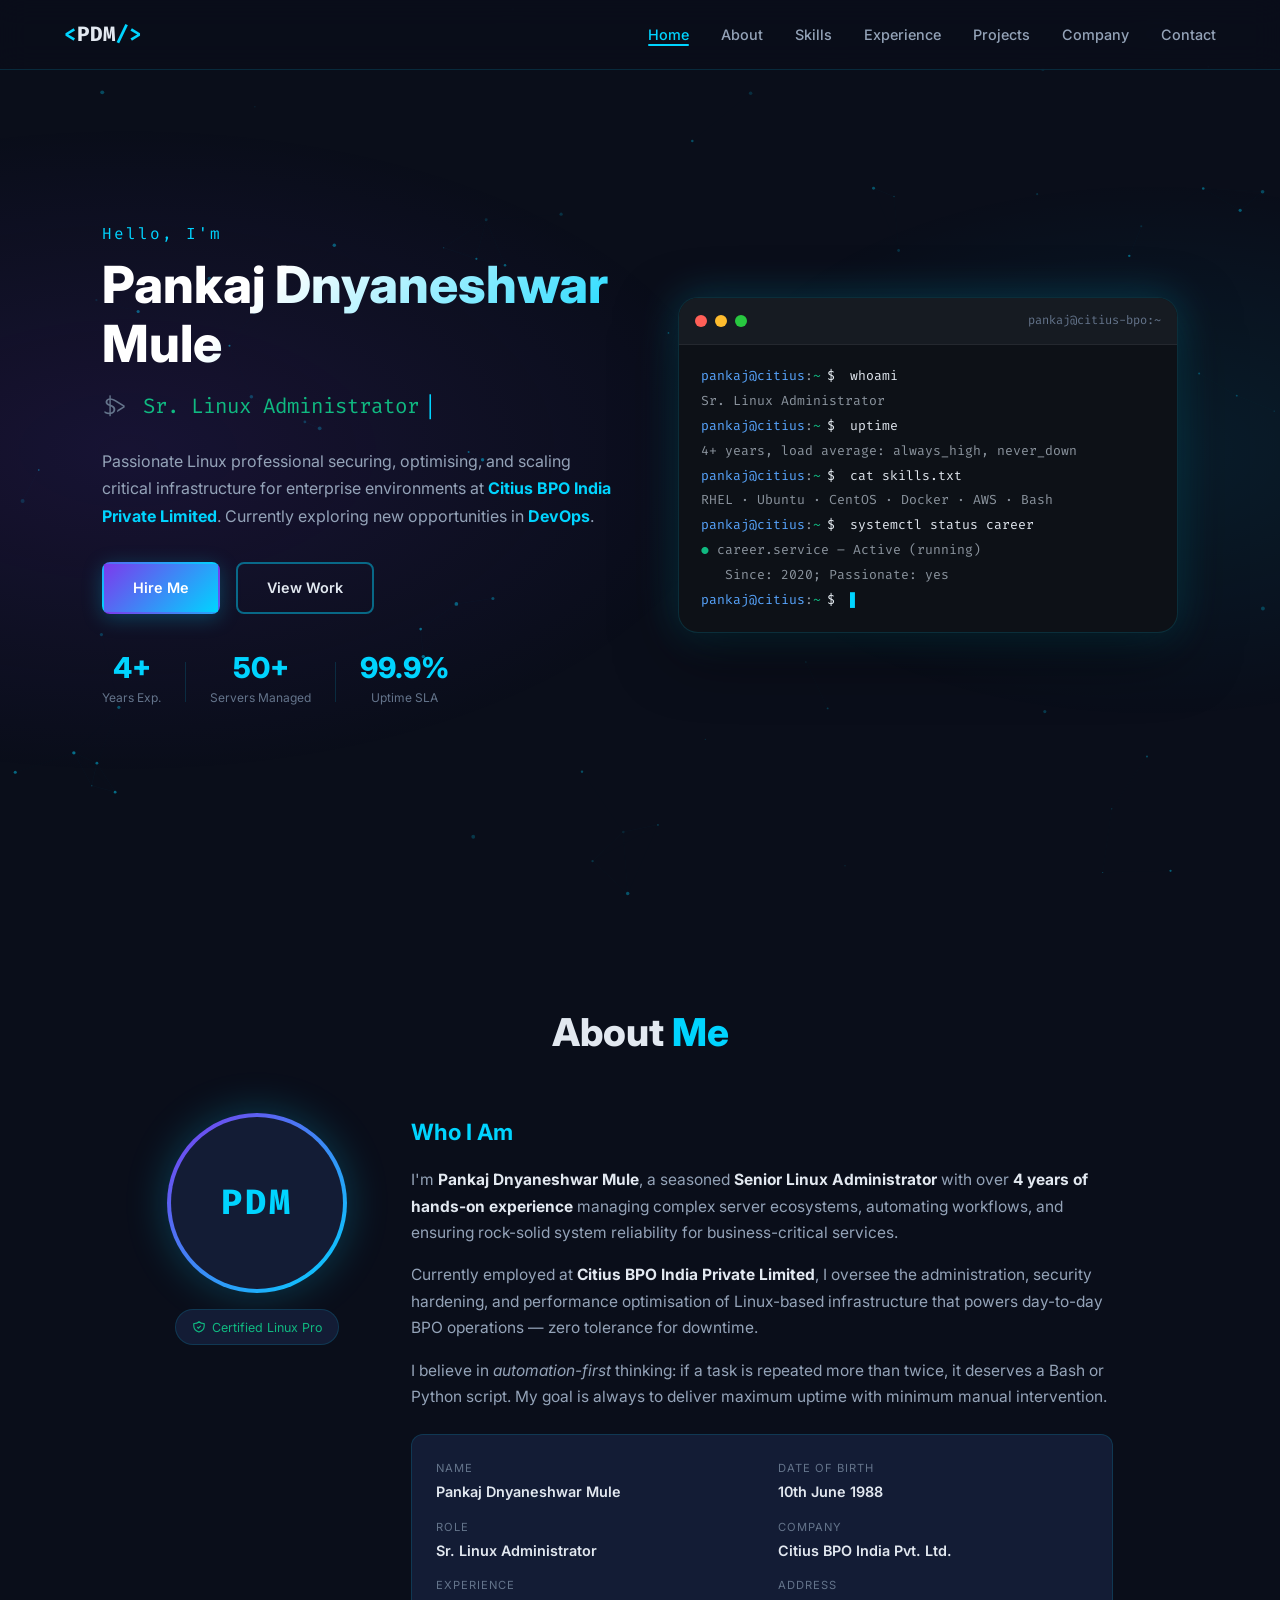
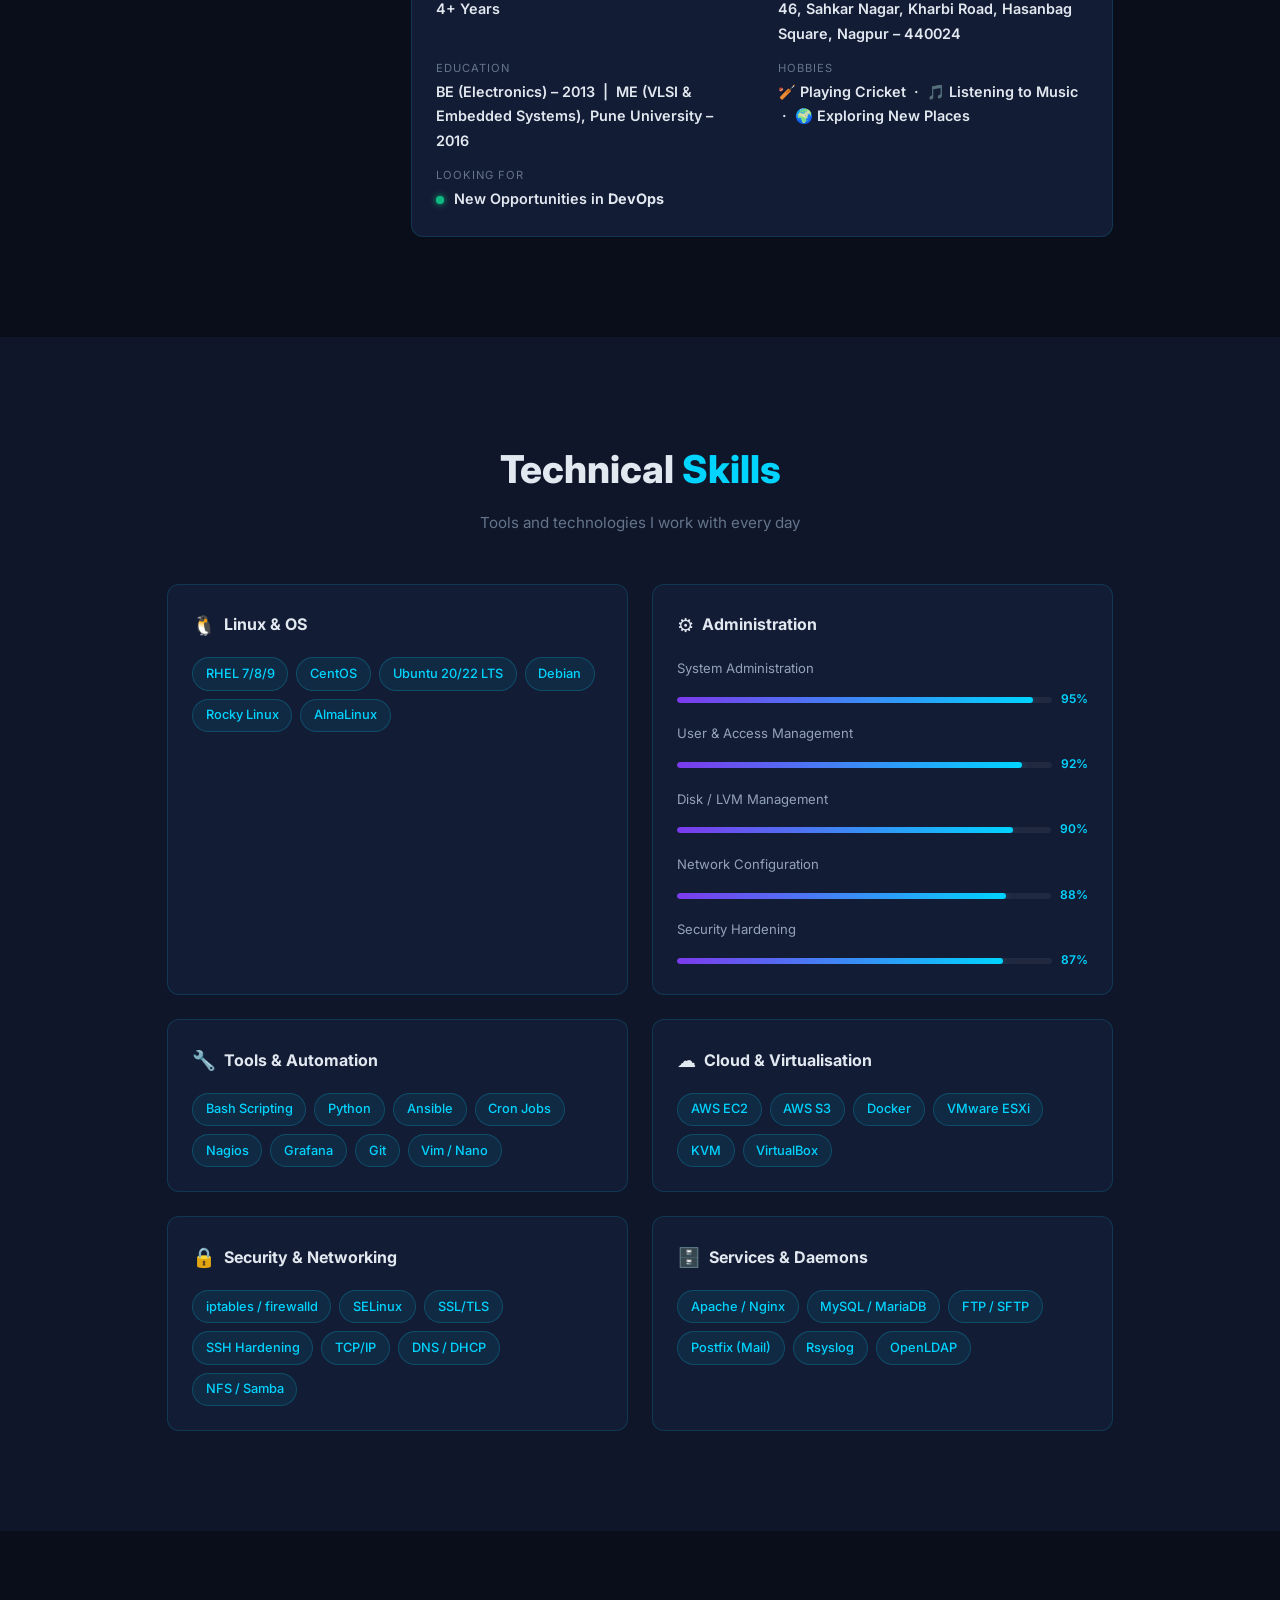
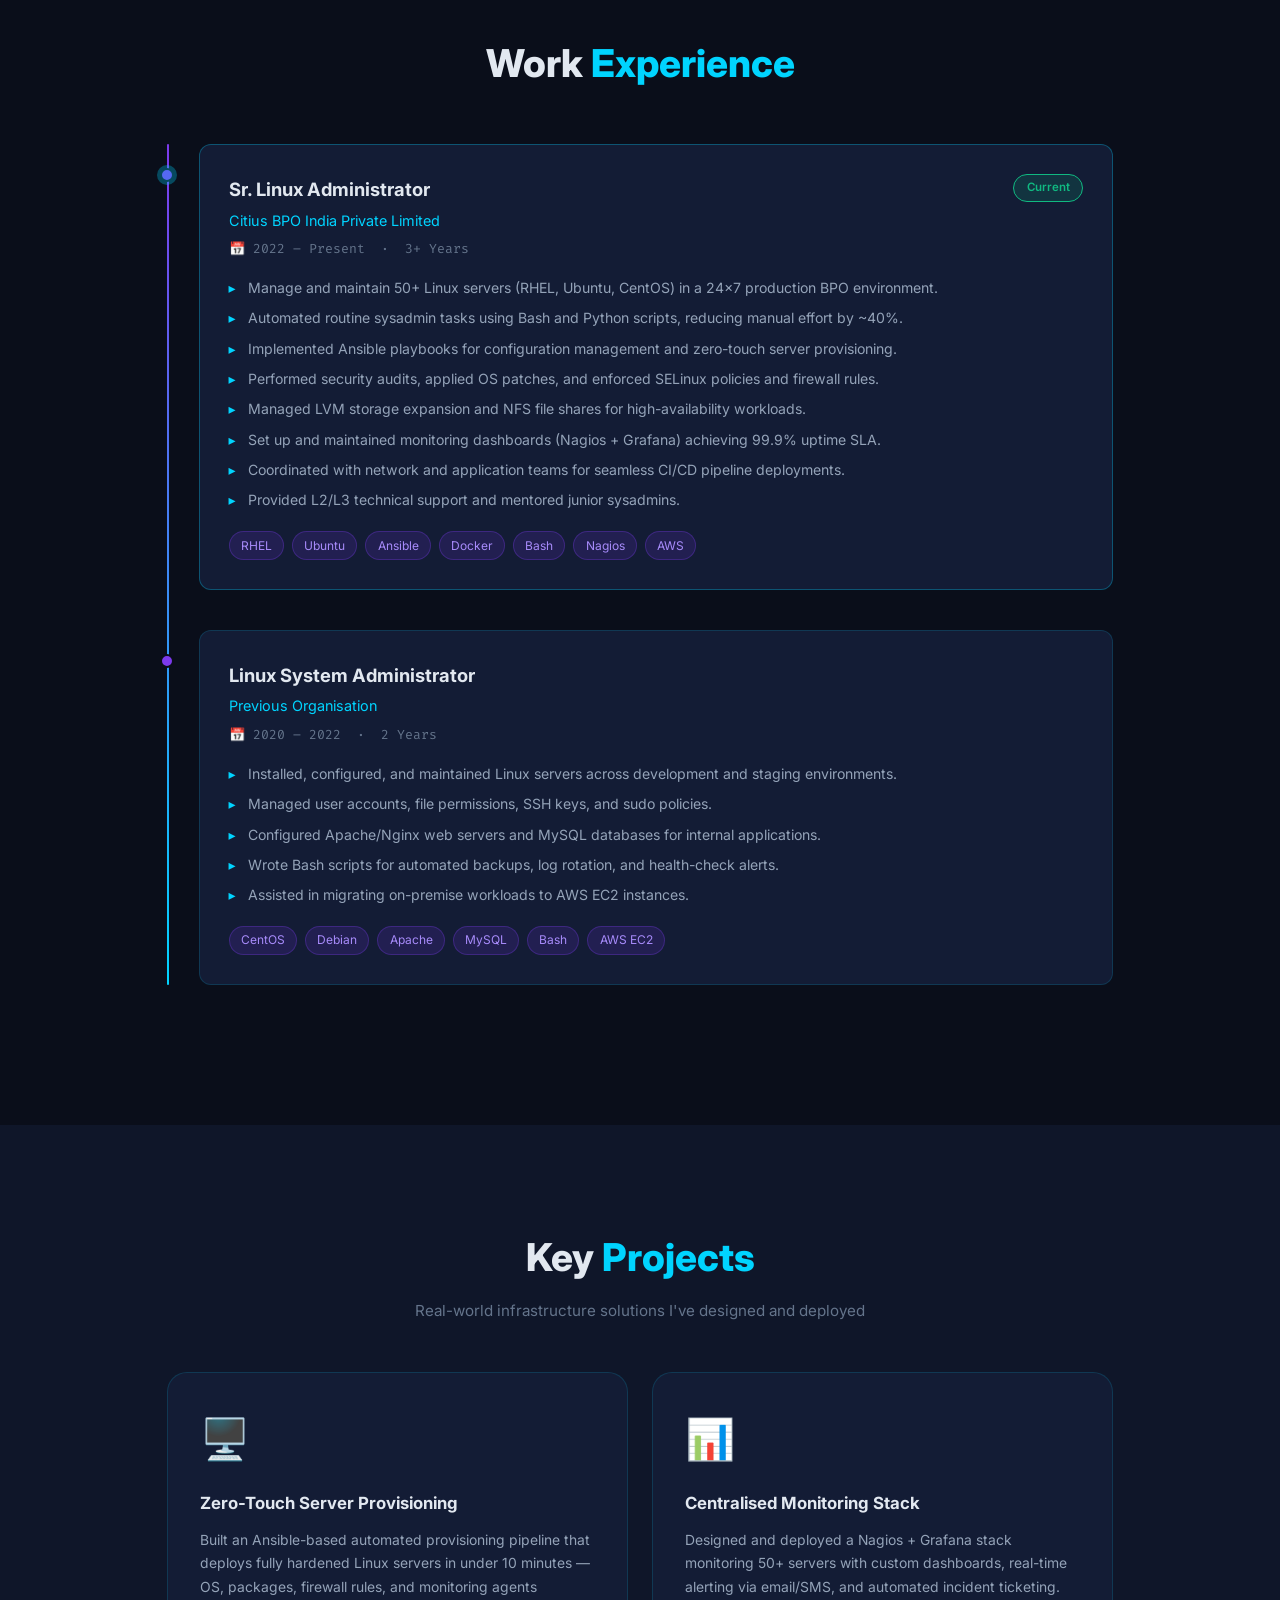
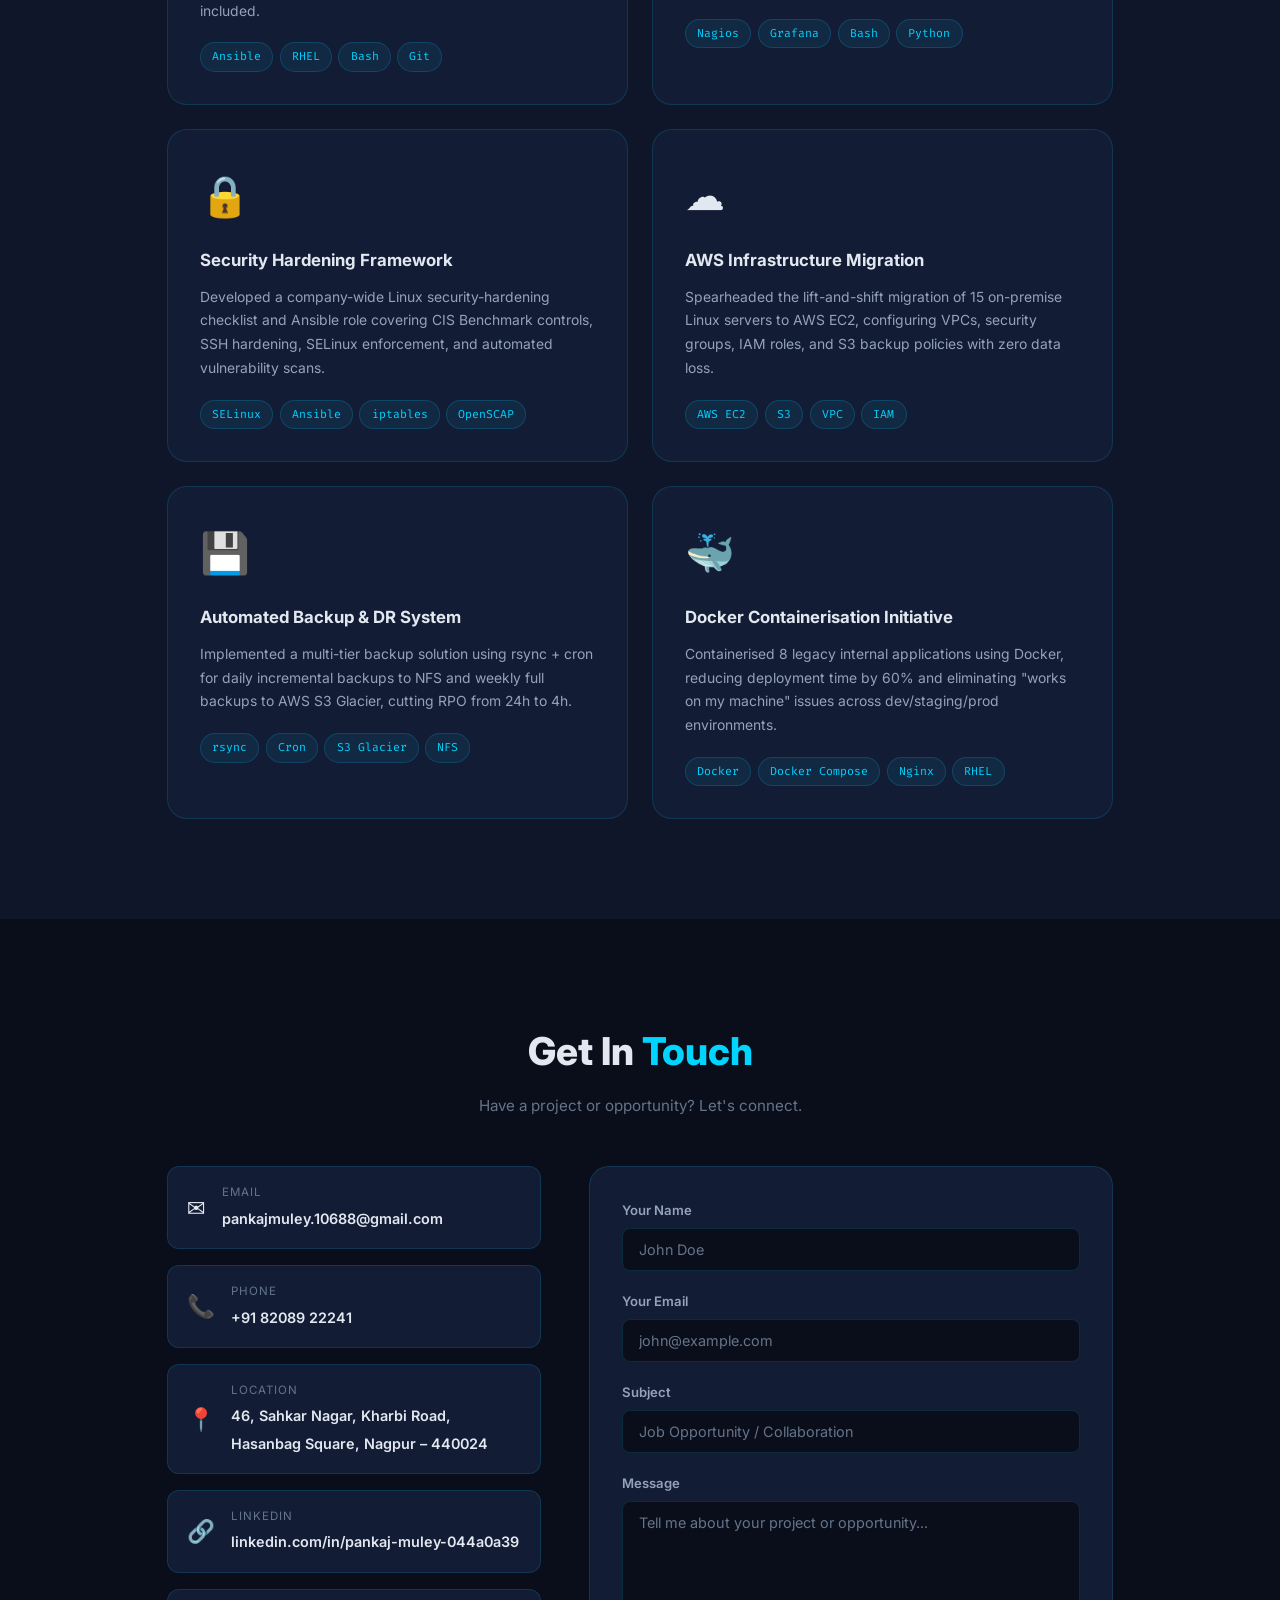
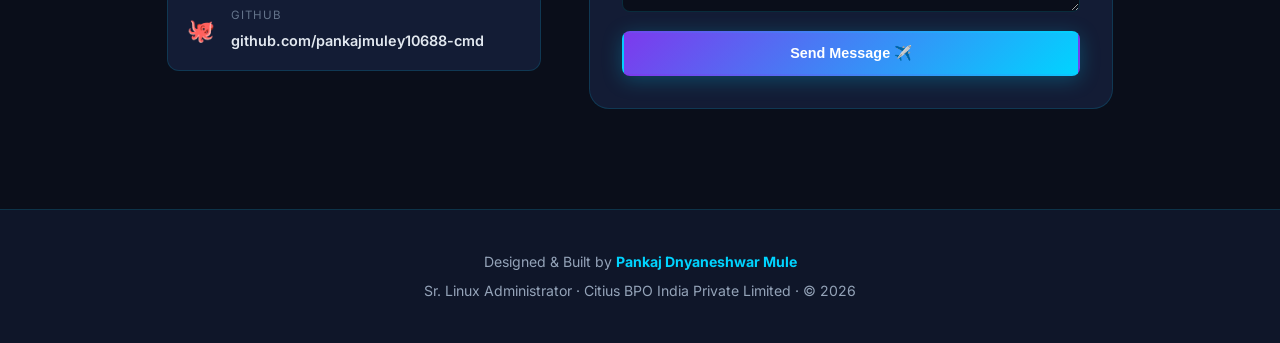
<file: index.html>
<!DOCTYPE html>
<html lang="en">

<head>
    <meta charset="UTF-8" />
    <meta name="viewport" content="width=device-width, initial-scale=1.0" />
    <title>Pankaj Dnyaneshwar Mule | Sr. Linux Administrator</title>
    <meta name="description"
        content="Portfolio of Pankaj Dnyaneshwar Mule – Sr. Linux Administrator with 4+ years of experience at Citius BPO India Private Limited." />
    <link rel="preconnect" href="https://fonts.googleapis.com" />
    <link rel="preconnect" href="https://fonts.gstatic.com" crossorigin />
    <link
        href="https://fonts.googleapis.com/css2?family=Inter:wght@300;400;500;600;700;800&family=Fira+Code:wght@400;500&display=swap"
        rel="stylesheet" />
    <link rel="stylesheet" href="style.css" />
</head>

<body>

    <!-- ───── PARTICLE CANVAS ───── -->
    <canvas id="particles"></canvas>

    <!-- ───── NAVBAR ───── -->
    <nav class="navbar" id="navbar">
        <div class="nav-brand">
            <span class="brand-bracket">&lt;</span>PDM<span class="brand-bracket">/&gt;</span>
        </div>
        <ul class="nav-links">
            <li><a href="#hero" class="nav-link active" id="nav-hero">Home</a></li>
            <li><a href="#about" class="nav-link" id="nav-about">About</a></li>
            <li><a href="#skills" class="nav-link" id="nav-skills">Skills</a></li>
            <li><a href="#experience" class="nav-link" id="nav-experience">Experience</a></li>
            <li><a href="#projects" class="nav-link" id="nav-projects">Projects</a></li>
            <li><a href="company.html" class="nav-link" id="nav-company">Company</a></li>
            <li><a href="#contact" class="nav-link" id="nav-contact">Contact</a></li>
        </ul>
        <button class="hamburger" id="hamburger" aria-label="Toggle menu">
            <span></span><span></span><span></span>
        </button>
    </nav>

    <!-- ───── HERO ───── -->
    <section class="hero" id="hero">
        <div class="hero-content">
            <p class="hero-greeting">Hello, I'm</p>
            <h1 class="hero-name">Pankaj Dnyaneshwar Mule</h1>
            <div class="hero-title-wrap">
                <span class="hero-title-prefix">$&gt;&nbsp;</span>
                <span class="hero-title-typed" id="typed-text"></span>
                <span class="cursor">|</span>
            </div>
            <p class="hero-intro">
                Passionate Linux professional securing, optimising, and scaling critical
                infrastructure for enterprise environments at
                <strong>Citius BPO India Private Limited</strong>.
                Currently exploring new opportunities in <strong>DevOps</strong>.
            </p>
            <div class="hero-cta">
                <a href="#contact" class="btn btn-primary" id="hire-btn">Hire Me</a>
                <a href="#projects" class="btn btn-ghost" id="projects-btn">View Work</a>
            </div>
            <div class="hero-stats">
                <div class="stat-card">
                    <span class="stat-value">4+</span>
                    <span class="stat-label">Years Exp.</span>
                </div>
                <div class="stat-divider"></div>
                <div class="stat-card">
                    <span class="stat-value">50+</span>
                    <span class="stat-label">Servers Managed</span>
                </div>
                <div class="stat-divider"></div>
                <div class="stat-card">
                    <span class="stat-value">99.9%</span>
                    <span class="stat-label">Uptime SLA</span>
                </div>
            </div>
        </div>
        <div class="hero-visual">
            <div class="terminal-window">
                <div class="terminal-bar">
                    <span class="dot red"></span>
                    <span class="dot yellow"></span>
                    <span class="dot green"></span>
                    <span class="terminal-title">pankaj@citius-bpo:~</span>
                </div>
                <div class="terminal-body" id="terminal-body">
                    <p><span class="t-user">pankaj@citius</span><span class="t-at">:</span><span
                            class="t-path">~</span><span class="t-sym">$</span> whoami</p>
                    <p class="t-out">Sr. Linux Administrator</p>
                    <p><span class="t-user">pankaj@citius</span><span class="t-at">:</span><span
                            class="t-path">~</span><span class="t-sym">$</span> uptime</p>
                    <p class="t-out">4+ years, load average: always_high, never_down</p>
                    <p><span class="t-user">pankaj@citius</span><span class="t-at">:</span><span
                            class="t-path">~</span><span class="t-sym">$</span> cat skills.txt</p>
                    <p class="t-out">RHEL · Ubuntu · CentOS · Docker · AWS · Bash</p>
                    <p><span class="t-user">pankaj@citius</span><span class="t-at">:</span><span
                            class="t-path">~</span><span class="t-sym">$</span> systemctl status career</p>
                    <p class="t-out"><span class="t-green">●</span> career.service – Active (running)</p>
                    <p class="t-out">&nbsp;&nbsp;&nbsp;Since: 2020; Passionate: yes</p>
                    <p class="t-blink"><span class="t-user">pankaj@citius</span><span class="t-at">:</span><span
                            class="t-path">~</span><span class="t-sym">$</span> <span class="cursor-sm">▋</span></p>
                </div>
            </div>
        </div>
    </section>

    <!-- ───── ABOUT ───── -->
    <section class="section" id="about">
        <div class="container">
            <h2 class="section-title">About <span class="accent">Me</span></h2>
            <div class="about-grid">
                <div class="about-avatar-wrap">
                    <div class="avatar-ring">
                        <div class="avatar-inner">
                            <span class="avatar-initials">PDM</span>
                        </div>
                    </div>
                    <div class="badge-floating">
                        <svg viewBox="0 0 24 24" fill="none" stroke="currentColor" stroke-width="2">
                            <path
                                d="M9 12l2 2 4-4m5.618-4.016A11.955 11.955 0 0112 2.944a11.955 11.955 0 01-8.618 3.04A12.02 12.02 0 003 9c0 5.591 3.824 10.29 9 11.622 5.176-1.332 9-6.03 9-11.622 0-1.042-.133-2.052-.382-3.016z" />
                        </svg>
                        Certified Linux Pro
                    </div>
                </div>
                <div class="about-text">
                    <h3>Who I Am</h3>
                    <p>
                        I'm <strong>Pankaj Dnyaneshwar Mule</strong>, a seasoned <strong>Senior Linux
                            Administrator</strong>
                        with over <strong>4 years of hands-on experience</strong> managing complex server ecosystems,
                        automating workflows, and ensuring rock-solid system reliability for business-critical services.
                    </p>
                    <p>
                        Currently employed at <strong>Citius BPO India Private Limited</strong>, I oversee the
                        administration, security hardening, and performance optimisation of Linux-based infrastructure
                        that powers day-to-day BPO operations — zero tolerance for downtime.
                    </p>
                    <p>
                        I believe in <em>automation-first</em> thinking: if a task is repeated more than twice,
                        it deserves a Bash or Python script. My goal is always to deliver maximum uptime with
                        minimum manual intervention.
                    </p>
                    <div class="about-info-grid">
                        <div class="info-item"><span class="info-label">Name</span><span class="info-val">Pankaj
                                Dnyaneshwar Mule</span></div>
                        <div class="info-item"><span class="info-label">Date of Birth</span><span class="info-val">10th
                                June 1988</span></div>
                        <div class="info-item"><span class="info-label">Role</span><span class="info-val">Sr. Linux
                                Administrator</span></div>
                        <div class="info-item"><span class="info-label">Company</span><span class="info-val">Citius BPO
                                India Pvt. Ltd.</span></div>
                        <div class="info-item"><span class="info-label">Experience</span><span class="info-val">4+
                                Years</span></div>
                        <div class="info-item"><span class="info-label">Address</span><span class="info-val">46, Sahkar
                                Nagar, Kharbi Road, Hasanbag Square, Nagpur – 440024</span></div>
                        <div class="info-item"><span class="info-label">Education</span><span class="info-val">BE
                                (Electronics) – 2013 &nbsp;|&nbsp; ME (VLSI &amp; Embedded Systems), Pune University –
                                2016</span></div>
                        <div class="info-item"><span class="info-label">Hobbies</span><span class="info-val">🏏 Playing
                                Cricket &nbsp;·&nbsp; 🎵 Listening to Music &nbsp;·&nbsp; 🌍 Exploring New Places</span>
                        </div>
                        <div class="info-item"><span class="info-label">Looking For</span><span class="info-val"><span
                                    class="dot-green"></span> New Opportunities in <strong>DevOps</strong></span></div>
                    </div>
                </div>
            </div>
        </div>
    </section>

    <!-- ───── SKILLS ───── -->
    <section class="section section-alt" id="skills">
        <div class="container">
            <h2 class="section-title">Technical <span class="accent">Skills</span></h2>
            <p class="section-sub">Tools and technologies I work with every day</p>

            <div class="skills-categories">

                <div class="skill-category">
                    <h3 class="cat-title"><span class="cat-icon">🐧</span> Linux & OS</h3>
                    <div class="skill-tags">
                        <span class="tag">RHEL 7/8/9</span>
                        <span class="tag">CentOS</span>
                        <span class="tag">Ubuntu 20/22 LTS</span>
                        <span class="tag">Debian</span>
                        <span class="tag">Rocky Linux</span>
                        <span class="tag">AlmaLinux</span>
                    </div>
                </div>

                <div class="skill-category">
                    <h3 class="cat-title"><span class="cat-icon">⚙️</span> Administration</h3>
                    <div class="skill-bars">
                        <div class="skill-bar-item"><span>System Administration</span>
                            <div class="bar">
                                <div class="bar-fill" style="--pct:95%"></div>
                            </div><span class="pct">95%</span>
                        </div>
                        <div class="skill-bar-item"><span>User & Access Management</span>
                            <div class="bar">
                                <div class="bar-fill" style="--pct:92%"></div>
                            </div><span class="pct">92%</span>
                        </div>
                        <div class="skill-bar-item"><span>Disk / LVM Management</span>
                            <div class="bar">
                                <div class="bar-fill" style="--pct:90%"></div>
                            </div><span class="pct">90%</span>
                        </div>
                        <div class="skill-bar-item"><span>Network Configuration</span>
                            <div class="bar">
                                <div class="bar-fill" style="--pct:88%"></div>
                            </div><span class="pct">88%</span>
                        </div>
                        <div class="skill-bar-item"><span>Security Hardening</span>
                            <div class="bar">
                                <div class="bar-fill" style="--pct:87%"></div>
                            </div><span class="pct">87%</span>
                        </div>
                    </div>
                </div>

                <div class="skill-category">
                    <h3 class="cat-title"><span class="cat-icon">🔧</span> Tools & Automation</h3>
                    <div class="skill-tags">
                        <span class="tag">Bash Scripting</span>
                        <span class="tag">Python</span>
                        <span class="tag">Ansible</span>
                        <span class="tag">Cron Jobs</span>
                        <span class="tag">Nagios</span>
                        <span class="tag">Grafana</span>
                        <span class="tag">Git</span>
                        <span class="tag">Vim / Nano</span>
                    </div>
                </div>

                <div class="skill-category">
                    <h3 class="cat-title"><span class="cat-icon">☁️</span> Cloud & Virtualisation</h3>
                    <div class="skill-tags">
                        <span class="tag">AWS EC2</span>
                        <span class="tag">AWS S3</span>
                        <span class="tag">Docker</span>
                        <span class="tag">VMware ESXi</span>
                        <span class="tag">KVM</span>
                        <span class="tag">VirtualBox</span>
                    </div>
                </div>

                <div class="skill-category">
                    <h3 class="cat-title"><span class="cat-icon">🔒</span> Security & Networking</h3>
                    <div class="skill-tags">
                        <span class="tag">iptables / firewalld</span>
                        <span class="tag">SELinux</span>
                        <span class="tag">SSL/TLS</span>
                        <span class="tag">SSH Hardening</span>
                        <span class="tag">TCP/IP</span>
                        <span class="tag">DNS / DHCP</span>
                        <span class="tag">NFS / Samba</span>
                    </div>
                </div>

                <div class="skill-category">
                    <h3 class="cat-title"><span class="cat-icon">🗄️</span> Services & Daemons</h3>
                    <div class="skill-tags">
                        <span class="tag">Apache / Nginx</span>
                        <span class="tag">MySQL / MariaDB</span>
                        <span class="tag">FTP / SFTP</span>
                        <span class="tag">Postfix (Mail)</span>
                        <span class="tag">Rsyslog</span>
                        <span class="tag">OpenLDAP</span>
                    </div>
                </div>

            </div>
        </div>
    </section>

    <!-- ───── EXPERIENCE ───── -->
    <section class="section" id="experience">
        <div class="container">
            <h2 class="section-title">Work <span class="accent">Experience</span></h2>

            <div class="timeline">

                <div class="timeline-item active-job">
                    <div class="timeline-dot pulse"></div>
                    <div class="timeline-card">
                        <div class="tcard-header">
                            <div>
                                <h3 class="job-title">Sr. Linux Administrator</h3>
                                <p class="company">Citius BPO India Private Limited</p>
                            </div>
                            <span class="job-badge current">Current</span>
                        </div>
                        <p class="job-period">📅 2022 – Present &nbsp;·&nbsp; 3+ Years</p>
                        <ul class="job-duties">
                            <li>Manage and maintain 50+ Linux servers (RHEL, Ubuntu, CentOS) in a 24×7 production BPO
                                environment.</li>
                            <li>Automated routine sysadmin tasks using Bash and Python scripts, reducing manual effort
                                by ~40%.</li>
                            <li>Implemented Ansible playbooks for configuration management and zero-touch server
                                provisioning.</li>
                            <li>Performed security audits, applied OS patches, and enforced SELinux policies and
                                firewall rules.</li>
                            <li>Managed LVM storage expansion and NFS file shares for high-availability workloads.</li>
                            <li>Set up and maintained monitoring dashboards (Nagios + Grafana) achieving 99.9% uptime
                                SLA.</li>
                            <li>Coordinated with network and application teams for seamless CI/CD pipeline deployments.
                            </li>
                            <li>Provided L2/L3 technical support and mentored junior sysadmins.</li>
                        </ul>
                        <div class="job-tech">
                            <span class="tech-pill">RHEL</span><span class="tech-pill">Ubuntu</span>
                            <span class="tech-pill">Ansible</span><span class="tech-pill">Docker</span>
                            <span class="tech-pill">Bash</span><span class="tech-pill">Nagios</span>
                            <span class="tech-pill">AWS</span>
                        </div>
                    </div>
                </div>

                <div class="timeline-item">
                    <div class="timeline-dot"></div>
                    <div class="timeline-card">
                        <div class="tcard-header">
                            <div>
                                <h3 class="job-title">Linux System Administrator</h3>
                                <p class="company">Previous Organisation</p>
                            </div>
                        </div>
                        <p class="job-period">📅 2020 – 2022 &nbsp;·&nbsp; 2 Years</p>
                        <ul class="job-duties">
                            <li>Installed, configured, and maintained Linux servers across development and staging
                                environments.</li>
                            <li>Managed user accounts, file permissions, SSH keys, and sudo policies.</li>
                            <li>Configured Apache/Nginx web servers and MySQL databases for internal applications.</li>
                            <li>Wrote Bash scripts for automated backups, log rotation, and health-check alerts.</li>
                            <li>Assisted in migrating on-premise workloads to AWS EC2 instances.</li>
                        </ul>
                        <div class="job-tech">
                            <span class="tech-pill">CentOS</span><span class="tech-pill">Debian</span>
                            <span class="tech-pill">Apache</span><span class="tech-pill">MySQL</span>
                            <span class="tech-pill">Bash</span><span class="tech-pill">AWS EC2</span>
                        </div>
                    </div>
                </div>

            </div>
        </div>
    </section>

    <!-- ───── PROJECTS ───── -->
    <section class="section section-alt" id="projects">
        <div class="container">
            <h2 class="section-title">Key <span class="accent">Projects</span></h2>
            <p class="section-sub">Real-world infrastructure solutions I've designed and deployed</p>

            <div class="projects-grid">

                <div class="project-card" id="proj-1">
                    <div class="proj-icon">🖥️</div>
                    <h3>Zero-Touch Server Provisioning</h3>
                    <p>Built an Ansible-based automated provisioning pipeline that deploys fully hardened Linux servers
                        in under 10 minutes — OS, packages, firewall rules, and monitoring agents included.</p>
                    <div class="proj-tags">
                        <span>Ansible</span><span>RHEL</span><span>Bash</span><span>Git</span>
                    </div>
                </div>

                <div class="project-card" id="proj-2">
                    <div class="proj-icon">📊</div>
                    <h3>Centralised Monitoring Stack</h3>
                    <p>Designed and deployed a Nagios + Grafana stack monitoring 50+ servers with custom dashboards,
                        real-time alerting via email/SMS, and automated incident ticketing.</p>
                    <div class="proj-tags">
                        <span>Nagios</span><span>Grafana</span><span>Bash</span><span>Python</span>
                    </div>
                </div>

                <div class="project-card" id="proj-3">
                    <div class="proj-icon">🔒</div>
                    <h3>Security Hardening Framework</h3>
                    <p>Developed a company-wide Linux security-hardening checklist and Ansible role covering CIS
                        Benchmark controls, SSH hardening, SELinux enforcement, and automated vulnerability scans.</p>
                    <div class="proj-tags">
                        <span>SELinux</span><span>Ansible</span><span>iptables</span><span>OpenSCAP</span>
                    </div>
                </div>

                <div class="project-card" id="proj-4">
                    <div class="proj-icon">☁️</div>
                    <h3>AWS Infrastructure Migration</h3>
                    <p>Spearheaded the lift-and-shift migration of 15 on-premise Linux servers to AWS EC2, configuring
                        VPCs, security groups, IAM roles, and S3 backup policies with zero data loss.</p>
                    <div class="proj-tags">
                        <span>AWS EC2</span><span>S3</span><span>VPC</span><span>IAM</span>
                    </div>
                </div>

                <div class="project-card" id="proj-5">
                    <div class="proj-icon">💾</div>
                    <h3>Automated Backup & DR System</h3>
                    <p>Implemented a multi-tier backup solution using rsync + cron for daily incremental backups to NFS
                        and weekly full backups to AWS S3 Glacier, cutting RPO from 24h to 4h.</p>
                    <div class="proj-tags">
                        <span>rsync</span><span>Cron</span><span>S3 Glacier</span><span>NFS</span>
                    </div>
                </div>

                <div class="project-card" id="proj-6">
                    <div class="proj-icon">🐳</div>
                    <h3>Docker Containerisation Initiative</h3>
                    <p>Containerised 8 legacy internal applications using Docker, reducing deployment time by 60% and
                        eliminating "works on my machine" issues across dev/staging/prod environments.</p>
                    <div class="proj-tags">
                        <span>Docker</span><span>Docker Compose</span><span>Nginx</span><span>RHEL</span>
                    </div>
                </div>

            </div>
        </div>
    </section>

    <!-- ───── CONTACT ───── -->
    <section class="section" id="contact">
        <div class="container">
            <h2 class="section-title">Get In <span class="accent">Touch</span></h2>
            <p class="section-sub">Have a project or opportunity? Let's connect.</p>

            <div class="contact-wrapper">
                <div class="contact-info">
                    <div class="contact-card" id="contact-email">
                        <div class="contact-icon">✉️</div>
                        <div>
                            <p class="contact-label">Email</p>
                            <a href="mailto:pankajmuley.10688@gmail.com"
                                class="contact-val">pankajmuley.10688@gmail.com</a>
                        </div>
                    </div>
                    <div class="contact-card" id="contact-phone">
                        <div class="contact-icon">📞</div>
                        <div>
                            <p class="contact-label">Phone</p>
                            <a href="tel:+918208922241" class="contact-val">+91 82089 22241</a>
                        </div>
                    </div>
                    <div class="contact-card" id="contact-location">
                        <div class="contact-icon">📍</div>
                        <div>
                            <p class="contact-label">Location</p>
                            <span class="contact-val">46, Sahkar Nagar, Kharbi Road, Hasanbag Square, Nagpur –
                                440024</span>
                        </div>
                    </div>
                    <div class="contact-card" id="contact-linkedin">
                        <div class="contact-icon">🔗</div>
                        <div>
                            <p class="contact-label">LinkedIn</p>
                            <a href="https://www.linkedin.com/in/pankaj-muley-044a0a39/" target="_blank" rel="noopener"
                                class="contact-val">linkedin.com/in/pankaj-muley-044a0a39</a>
                        </div>
                    </div>
                    <div class="contact-card" id="contact-github">
                        <div class="contact-icon">🐙</div>
                        <div>
                            <p class="contact-label">GitHub</p>
                            <a href="https://github.com/pankajmuley10688-cmd" target="_blank" rel="noopener"
                                class="contact-val">github.com/pankajmuley10688-cmd</a>
                        </div>
                    </div>
                </div>

                <form class="contact-form" id="contact-form">
                    <div class="form-group">
                        <label for="name">Your Name</label>
                        <input type="text" id="name" name="name" placeholder="John Doe" required />
                    </div>
                    <div class="form-group">
                        <label for="email">Your Email</label>
                        <input type="email" id="email" name="email" placeholder="john@example.com" required />
                    </div>
                    <div class="form-group">
                        <label for="subject">Subject</label>
                        <input type="text" id="subject" name="subject" placeholder="Job Opportunity / Collaboration" />
                    </div>
                    <div class="form-group">
                        <label for="message">Message</label>
                        <textarea id="message" name="message" rows="5"
                            placeholder="Tell me about your project or opportunity..." required></textarea>
                    </div>
                    <button type="submit" class="btn btn-primary btn-full" id="send-btn">Send Message ✈️</button>
                </form>
            </div>
        </div>
    </section>

    <!-- ───── FOOTER ───── -->
    <footer class="footer">
        <p>Designed &amp; Built by <strong>Pankaj Dnyaneshwar Mule</strong></p>
        <p class="footer-sub">Sr. Linux Administrator · Citius BPO India Private Limited · © 2026</p>
    </footer>

    <script src="script.js"></script>
</body>

</html>
</file>
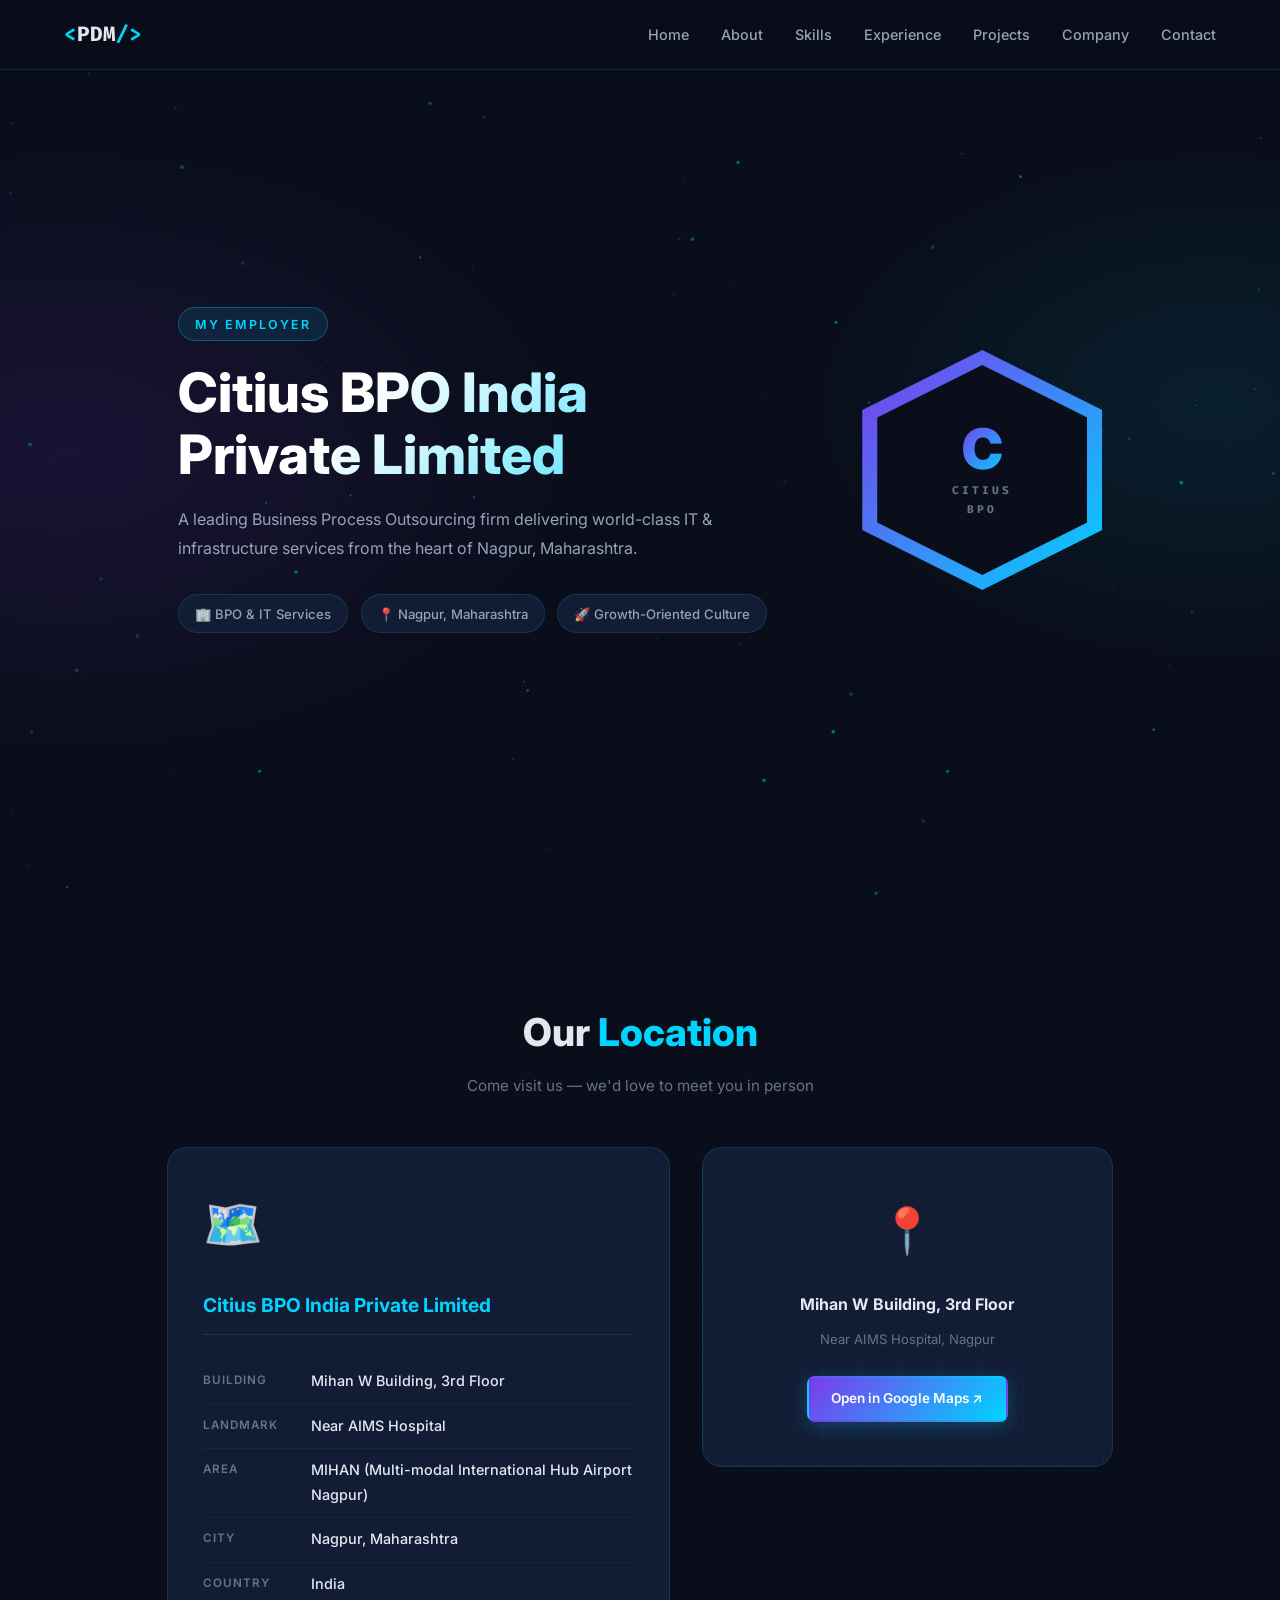
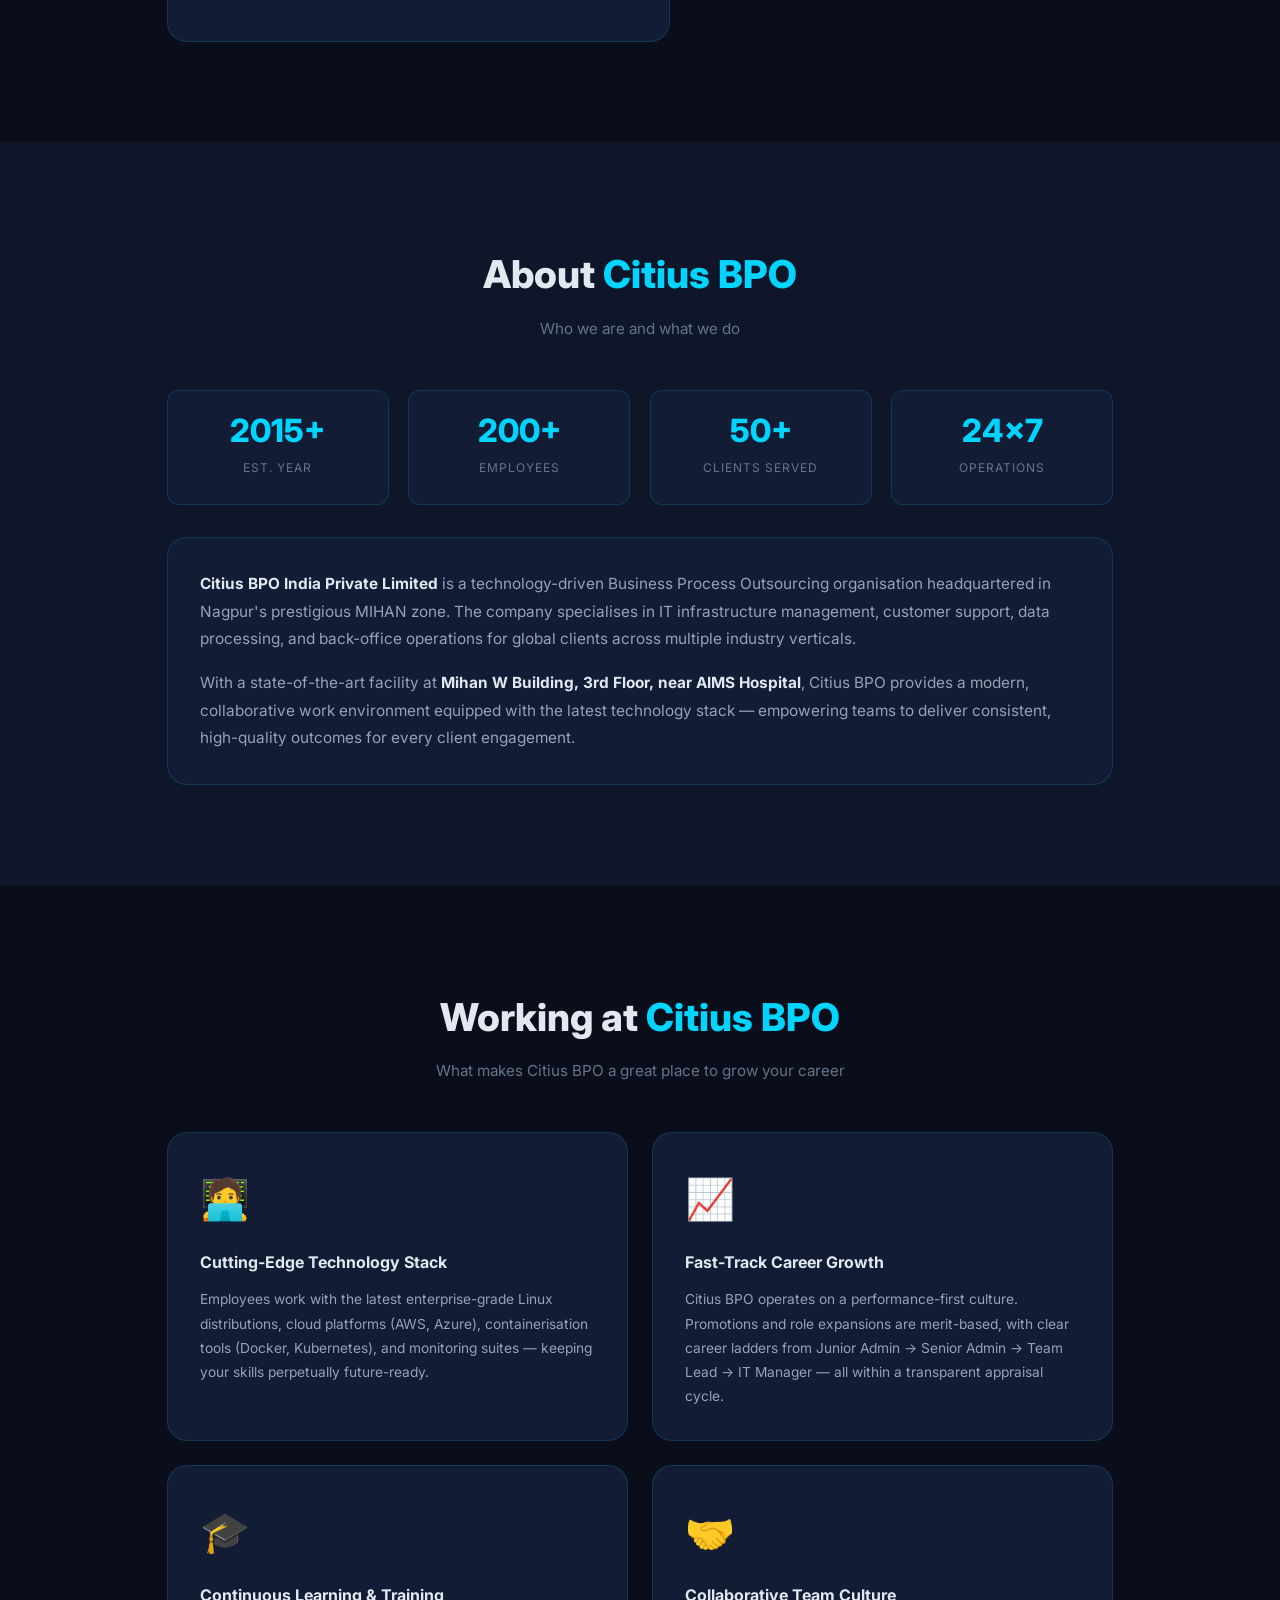
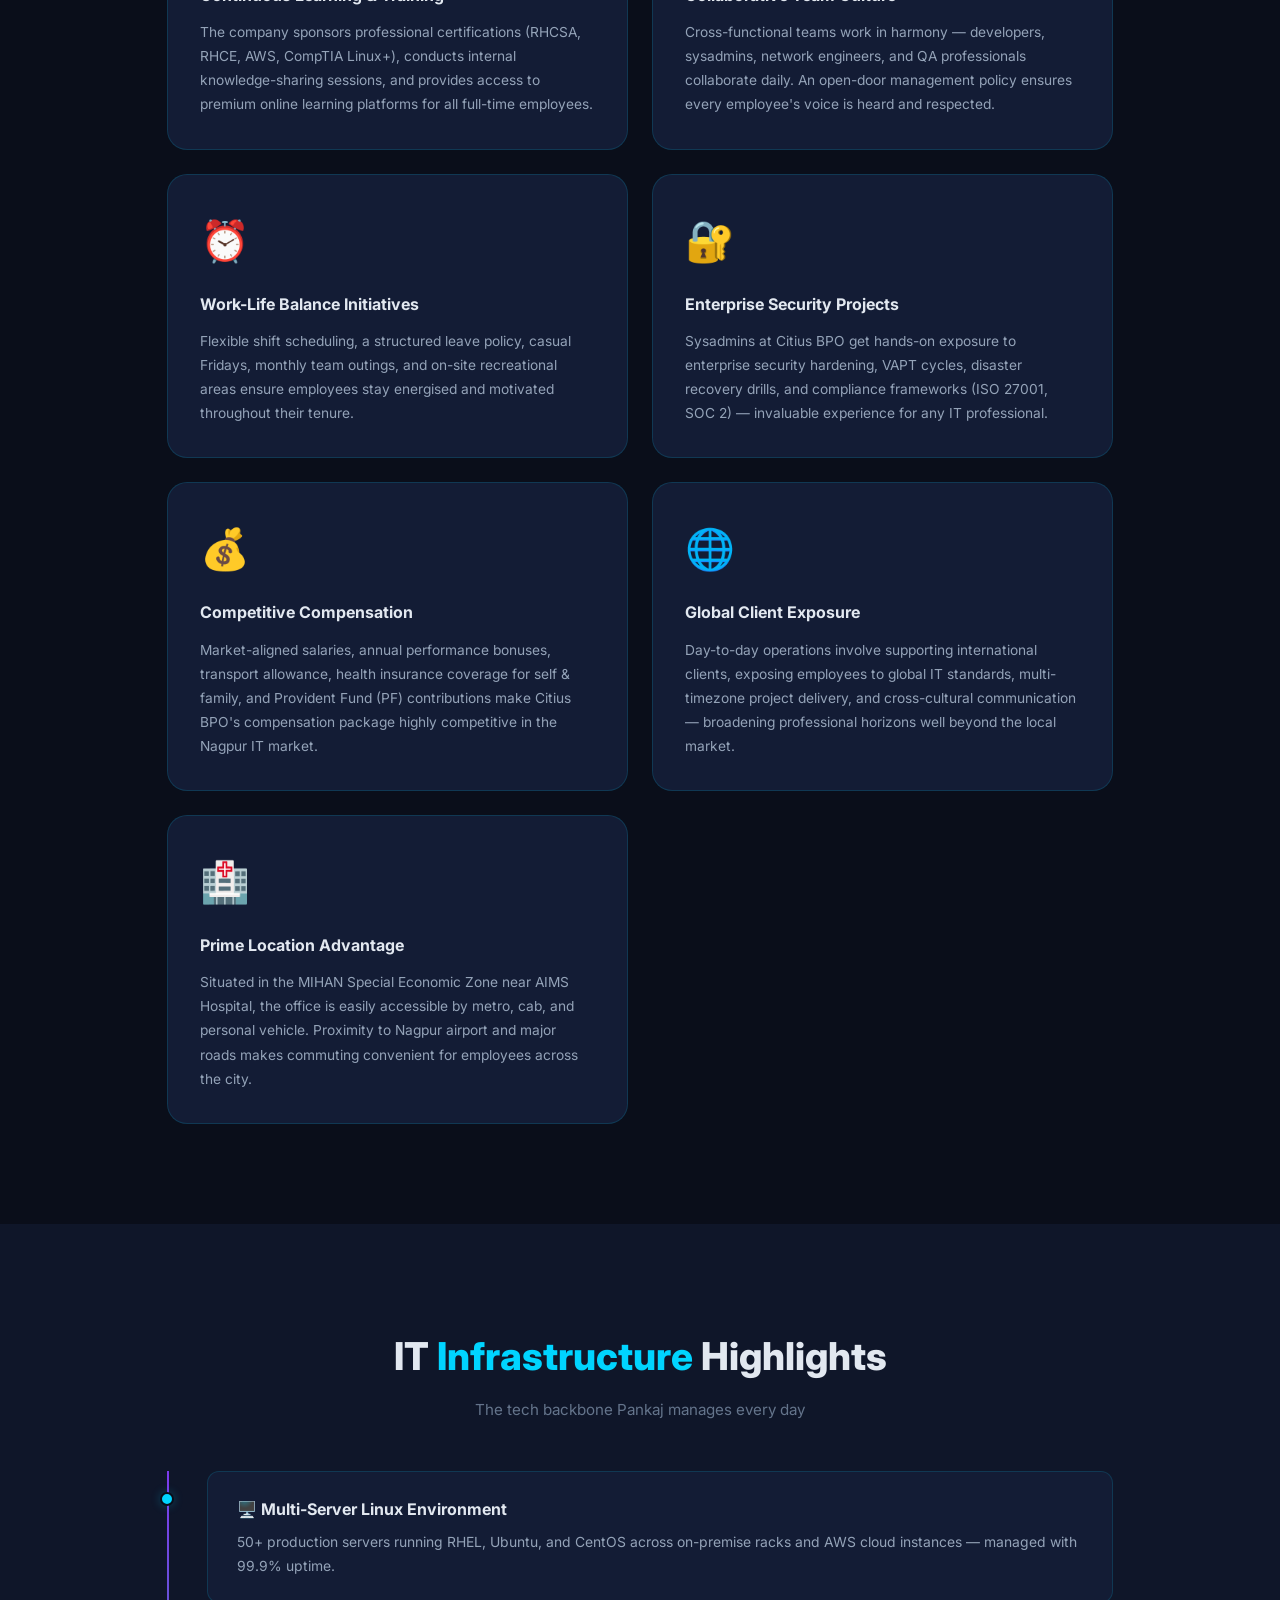
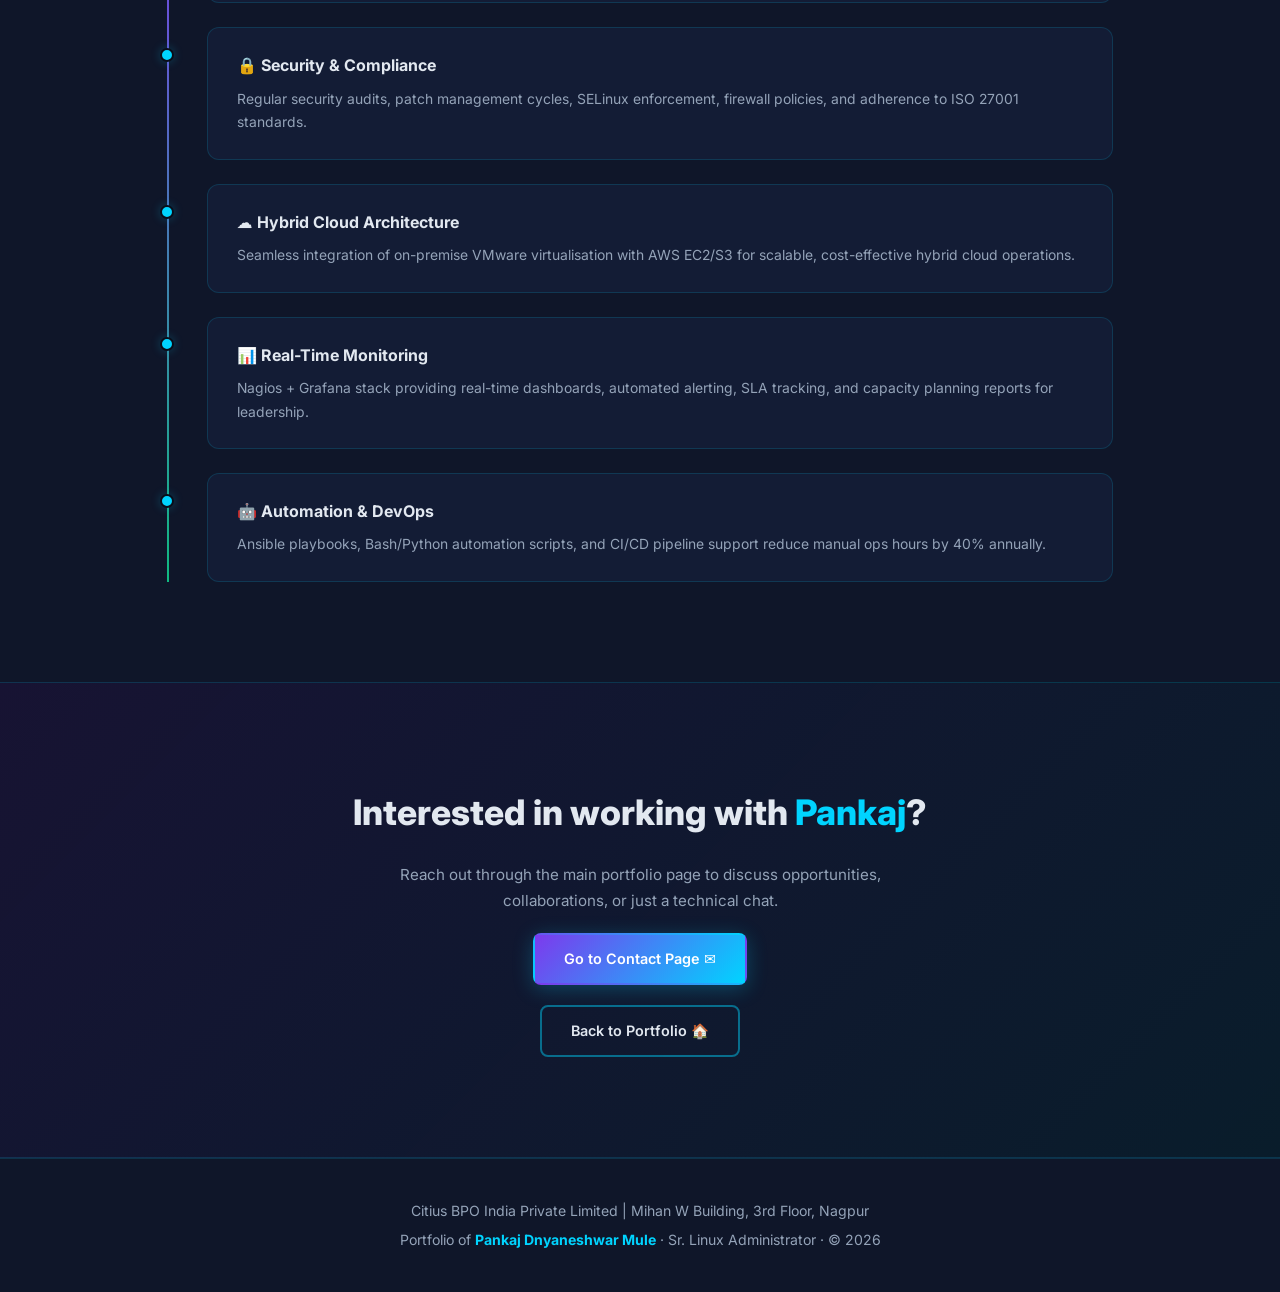
<file: company.html>
<!DOCTYPE html>
<html lang="en">

<head>
    <meta charset="UTF-8" />
    <meta name="viewport" content="width=device-width, initial-scale=1.0" />
    <title>Citius BPO India Pvt. Ltd. | Company Overview</title>
    <meta name="description"
        content="Learn about Citius BPO India Private Limited — located at Mihan W Building, 3rd Floor, Nagpur, near AIMS Hospital." />
    <link rel="preconnect" href="https://fonts.googleapis.com" />
    <link rel="preconnect" href="https://fonts.gstatic.com" crossorigin />
    <link
        href="https://fonts.googleapis.com/css2?family=Inter:wght@300;400;500;600;700;800&family=Fira+Code:wght@400;500&display=swap"
        rel="stylesheet" />
    <link rel="stylesheet" href="style.css" />
    <link rel="stylesheet" href="company.css" />
</head>

<body>

    <canvas id="particles"></canvas>

    <!-- ───── NAVBAR ───── -->
    <nav class="navbar" id="navbar">
        <div class="nav-brand">
            <a href="index.html"><span class="brand-bracket">&lt;</span>PDM<span class="brand-bracket">/&gt;</span></a>
        </div>
        <ul class="nav-links" id="nav-links">
            <li><a href="index.html#hero" class="nav-link">Home</a></li>
            <li><a href="index.html#about" class="nav-link">About</a></li>
            <li><a href="index.html#skills" class="nav-link">Skills</a></li>
            <li><a href="index.html#experience" class="nav-link">Experience</a></li>
            <li><a href="index.html#projects" class="nav-link">Projects</a></li>
            <li><a href="company.html" class="nav-link active">Company</a></li>
            <li><a href="index.html#contact" class="nav-link">Contact</a></li>
        </ul>
        <button class="hamburger" id="hamburger" aria-label="Toggle menu">
            <span></span><span></span><span></span>
        </button>
    </nav>

    <!-- ───── HERO BANNER ───── -->
    <section class="company-hero">
        <div class="company-hero-content">
            <span class="company-tag">My Employer</span>
            <h1 class="company-hero-title">Citius BPO India<br /><span class="accent">Private Limited</span></h1>
            <p class="company-hero-sub">
                A leading Business Process Outsourcing firm delivering world-class IT &amp;
                infrastructure services from the heart of Nagpur, Maharashtra.
            </p>
            <div class="company-hero-badges">
                <span class="badge-chip">🏢 BPO &amp; IT Services</span>
                <span class="badge-chip">📍 Nagpur, Maharashtra</span>
                <span class="badge-chip">🚀 Growth-Oriented Culture</span>
            </div>
        </div>
        <div class="company-hero-logo-wrap">
            <div class="logo-hex">
                <div class="logo-hex-inner">
                    <span class="logo-abbr">C</span>
                    <span class="logo-full">CITIUS<br />BPO</span>
                </div>
            </div>
        </div>
    </section>

    <!-- ───── ADDRESS CARD ───── -->
    <section class="section" id="address">
        <div class="container">
            <h2 class="section-title">Our <span class="accent">Location</span></h2>
            <p class="section-sub">Come visit us — we'd love to meet you in person</p>

            <div class="address-grid">

                <div class="address-main-card">
                    <div class="addr-icon-wrap">
                        <span class="addr-main-icon">🗺️</span>
                    </div>
                    <div class="addr-details">
                        <h3>Citius BPO India Private Limited</h3>
                        <div class="addr-line">
                            <span class="addr-label">Building</span>
                            <span class="addr-val">Mihan W Building, 3rd Floor</span>
                        </div>
                        <div class="addr-line">
                            <span class="addr-label">Landmark</span>
                            <span class="addr-val">Near AIMS Hospital</span>
                        </div>
                        <div class="addr-line">
                            <span class="addr-label">Area</span>
                            <span class="addr-val">MIHAN (Multi-modal International Hub Airport Nagpur)</span>
                        </div>
                        <div class="addr-line">
                            <span class="addr-label">City</span>
                            <span class="addr-val">Nagpur, Maharashtra</span>
                        </div>
                        <div class="addr-line">
                            <span class="addr-label">Country</span>
                            <span class="addr-val">India</span>
                        </div>
                    </div>
                </div>

                <div class="map-placeholder">
                    <div class="map-inner">
                        <div class="map-pin-anim">
                            <span class="map-pin">📍</span>
                            <span class="map-ripple r1"></span>
                            <span class="map-ripple r2"></span>
                            <span class="map-ripple r3"></span>
                        </div>
                        <p class="map-label">Mihan W Building, 3rd Floor</p>
                        <p class="map-sublabel">Near AIMS Hospital, Nagpur</p>
                        <a class="btn btn-primary map-btn"
                            href="https://maps.google.com/?q=MIHAN+Nagpur+Near+AIIMS+Hospital" target="_blank"
                            rel="noopener">
                            Open in Google Maps ↗
                        </a>
                    </div>
                </div>

            </div>
        </div>
    </section>

    <!-- ───── ABOUT THE COMPANY ───── -->
    <section class="section section-alt" id="about-company">
        <div class="container">
            <h2 class="section-title">About <span class="accent">Citius BPO</span></h2>
            <p class="section-sub">Who we are and what we do</p>

            <div class="company-about-grid">
                <div class="company-stat-box">
                    <span class="cstat-value">2015+</span>
                    <span class="cstat-label">Est. Year</span>
                </div>
                <div class="company-stat-box">
                    <span class="cstat-value">200+</span>
                    <span class="cstat-label">Employees</span>
                </div>
                <div class="company-stat-box">
                    <span class="cstat-value">50+</span>
                    <span class="cstat-label">Clients Served</span>
                </div>
                <div class="company-stat-box">
                    <span class="cstat-value">24×7</span>
                    <span class="cstat-label">Operations</span>
                </div>
            </div>

            <div class="company-about-text">
                <p>
                    <strong>Citius BPO India Private Limited</strong> is a technology-driven Business Process
                    Outsourcing organisation headquartered in Nagpur's prestigious MIHAN zone. The company
                    specialises in IT infrastructure management, customer support, data processing, and back-office
                    operations for global clients across multiple industry verticals.
                </p>
                <p>
                    With a state-of-the-art facility at <strong>Mihan W Building, 3rd Floor, near AIMS
                        Hospital</strong>,
                    Citius BPO provides a modern, collaborative work environment equipped with the latest technology
                    stack — empowering teams to deliver consistent, high-quality outcomes for every client engagement.
                </p>
            </div>
        </div>
    </section>

    <!-- ───── WORKING AT CITIUS BPO ───── -->
    <section class="section" id="working-at">
        <div class="container">
            <h2 class="section-title">Working at <span class="accent">Citius BPO</span></h2>
            <p class="section-sub">What makes Citius BPO a great place to grow your career</p>

            <div class="working-grid">

                <div class="working-card" id="wc-1">
                    <div class="wc-icon">🧑‍💻</div>
                    <h3>Cutting-Edge Technology Stack</h3>
                    <p>
                        Employees work with the latest enterprise-grade Linux distributions, cloud platforms
                        (AWS, Azure), containerisation tools (Docker, Kubernetes), and monitoring suites —
                        keeping your skills perpetually future-ready.
                    </p>
                </div>

                <div class="working-card" id="wc-2">
                    <div class="wc-icon">📈</div>
                    <h3>Fast-Track Career Growth</h3>
                    <p>
                        Citius BPO operates on a performance-first culture. Promotions and role expansions are
                        merit-based, with clear career ladders from Junior Admin → Senior Admin → Team Lead →
                        IT Manager — all within a transparent appraisal cycle.
                    </p>
                </div>

                <div class="working-card" id="wc-3">
                    <div class="wc-icon">🎓</div>
                    <h3>Continuous Learning &amp; Training</h3>
                    <p>
                        The company sponsors professional certifications (RHCSA, RHCE, AWS, CompTIA Linux+),
                        conducts internal knowledge-sharing sessions, and provides access to premium online
                        learning platforms for all full-time employees.
                    </p>
                </div>

                <div class="working-card" id="wc-4">
                    <div class="wc-icon">🤝</div>
                    <h3>Collaborative Team Culture</h3>
                    <p>
                        Cross-functional teams work in harmony — developers, sysadmins, network engineers, and
                        QA professionals collaborate daily. An open-door management policy ensures every employee's
                        voice is heard and respected.
                    </p>
                </div>

                <div class="working-card" id="wc-5">
                    <div class="wc-icon">⏰</div>
                    <h3>Work-Life Balance Initiatives</h3>
                    <p>
                        Flexible shift scheduling, a structured leave policy, casual Fridays, monthly team
                        outings, and on-site recreational areas ensure employees stay energised and motivated
                        throughout their tenure.
                    </p>
                </div>

                <div class="working-card" id="wc-6">
                    <div class="wc-icon">🔐</div>
                    <h3>Enterprise Security Projects</h3>
                    <p>
                        Sysadmins at Citius BPO get hands-on exposure to enterprise security hardening, VAPT
                        cycles, disaster recovery drills, and compliance frameworks (ISO 27001, SOC 2) — invaluable
                        experience for any IT professional.
                    </p>
                </div>

                <div class="working-card" id="wc-7">
                    <div class="wc-icon">💰</div>
                    <h3>Competitive Compensation</h3>
                    <p>
                        Market-aligned salaries, annual performance bonuses, transport allowance, health
                        insurance coverage for self &amp; family, and Provident Fund (PF) contributions make
                        Citius BPO's compensation package highly competitive in the Nagpur IT market.
                    </p>
                </div>

                <div class="working-card" id="wc-8">
                    <div class="wc-icon">🌐</div>
                    <h3>Global Client Exposure</h3>
                    <p>
                        Day-to-day operations involve supporting international clients, exposing employees to
                        global IT standards, multi-timezone project delivery, and cross-cultural communication —
                        broadening professional horizons well beyond the local market.
                    </p>
                </div>

                <div class="working-card" id="wc-9">
                    <div class="wc-icon">🏥</div>
                    <h3>Prime Location Advantage</h3>
                    <p>
                        Situated in the MIHAN Special Economic Zone near AIMS Hospital, the office is easily
                        accessible by metro, cab, and personal vehicle. Proximity to Nagpur airport and major
                        roads makes commuting convenient for employees across the city.
                    </p>
                </div>

            </div>
        </div>
    </section>

    <!-- ───── INFRASTRUCTURE HIGHLIGHTS ───── -->
    <section class="section section-alt" id="infra">
        <div class="container">
            <h2 class="section-title">IT <span class="accent">Infrastructure</span> Highlights</h2>
            <p class="section-sub">The tech backbone Pankaj manages every day</p>

            <div class="infra-timeline">
                <div class="infra-item">
                    <div class="infra-dot"></div>
                    <div class="infra-card">
                        <h4>🖥️ Multi-Server Linux Environment</h4>
                        <p>50+ production servers running RHEL, Ubuntu, and CentOS across on-premise racks and AWS cloud
                            instances — managed with 99.9% uptime.</p>
                    </div>
                </div>
                <div class="infra-item">
                    <div class="infra-dot"></div>
                    <div class="infra-card">
                        <h4>🔒 Security &amp; Compliance</h4>
                        <p>Regular security audits, patch management cycles, SELinux enforcement, firewall policies, and
                            adherence to ISO 27001 standards.</p>
                    </div>
                </div>
                <div class="infra-item">
                    <div class="infra-dot"></div>
                    <div class="infra-card">
                        <h4>☁️ Hybrid Cloud Architecture</h4>
                        <p>Seamless integration of on-premise VMware virtualisation with AWS EC2/S3 for scalable,
                            cost-effective hybrid cloud operations.</p>
                    </div>
                </div>
                <div class="infra-item">
                    <div class="infra-dot"></div>
                    <div class="infra-card">
                        <h4>📊 Real-Time Monitoring</h4>
                        <p>Nagios + Grafana stack providing real-time dashboards, automated alerting, SLA tracking, and
                            capacity planning reports for leadership.</p>
                    </div>
                </div>
                <div class="infra-item">
                    <div class="infra-dot"></div>
                    <div class="infra-card">
                        <h4>🤖 Automation &amp; DevOps</h4>
                        <p>Ansible playbooks, Bash/Python automation scripts, and CI/CD pipeline support reduce manual
                            ops hours by 40% annually.</p>
                    </div>
                </div>
            </div>
        </div>
    </section>

    <!-- ───── CTA ───── -->
    <section class="section cta-section" id="cta">
        <div class="container cta-container">
            <h2>Interested in working with <span class="accent">Pankaj</span>?</h2>
            <p>Reach out through the main portfolio page to discuss opportunities, collaborations, or just a technical
                chat.</p>
            <a href="index.html#contact" class="btn btn-primary cta-btn">Go to Contact Page ✉️</a>
            <a href="index.html" class="btn btn-ghost cta-btn">Back to Portfolio 🏠</a>
        </div>
    </section>

    <!-- ───── FOOTER ───── -->
    <footer class="footer">
        <p>Citius BPO India Private Limited | Mihan W Building, 3rd Floor, Nagpur</p>
        <p class="footer-sub">Portfolio of <strong>Pankaj Dnyaneshwar Mule</strong> · Sr. Linux Administrator · © 2026
        </p>
    </footer>

    <script src="script.js"></script>
    <script>
        // Hamburger for company page
        document.getElementById('hamburger').addEventListener('click', function () {
            document.getElementById('nav-links').classList.toggle('open');
        });
    </script>
</body>

</html>
</file>
<file: style.css>
/* ══════════════════════════════════════════════════
   Pankaj Dnyaneshwar Mule – Portfolio Stylesheet
   Theme: Dark Command-Line / Linux Terminal
   ══════════════════════════════════════════════════ */

/* ── CSS Variables ── */
:root {
  --bg-primary:   #0a0e1a;
  --bg-secondary: #0f1629;
  --bg-card:      #131c35;
  --bg-card-alt:  #162040;

  --accent:       #00d4ff;
  --accent2:      #7c3aed;
  --accent3:      #10b981;
  --glow:         rgba(0, 212, 255, 0.25);

  --text-primary: #e2e8f0;
  --text-secondary:#94a3b8;
  --text-muted:   #64748b;

  --border:       rgba(0, 212, 255, 0.15);
  --border-hover: rgba(0, 212, 255, 0.45);

  --font-sans:    'Inter', system-ui, sans-serif;
  --font-mono:    'Fira Code', monospace;

  --radius:       12px;
  --radius-lg:    20px;
  --transition:   0.3s cubic-bezier(0.4, 0, 0.2, 1);
}

/* ── Reset & Base ── */
*, *::before, *::after { box-sizing: border-box; margin: 0; padding: 0; }

html { scroll-behavior: smooth; scroll-padding-top: 80px; }

body {
  font-family: var(--font-sans);
  background: var(--bg-primary);
  color: var(--text-primary);
  line-height: 1.7;
  overflow-x: hidden;
}

a { color: inherit; text-decoration: none; }
ul { list-style: none; }
img { max-width: 100%; }

/* ── Particle Canvas ── */
#particles {
  position: fixed;
  inset: 0;
  pointer-events: none;
  z-index: 0;
}

/* ── Scrollbar ── */
::-webkit-scrollbar { width: 6px; }
::-webkit-scrollbar-track { background: var(--bg-primary); }
::-webkit-scrollbar-thumb { background: var(--accent2); border-radius: 3px; }

/* ══════════ NAVBAR ══════════ */
.navbar {
  position: fixed;
  top: 0; left: 0; right: 0;
  z-index: 1000;
  display: flex;
  align-items: center;
  justify-content: space-between;
  padding: 0 5%;
  height: 70px;
  background: rgba(10, 14, 26, 0.85);
  backdrop-filter: blur(14px);
  border-bottom: 1px solid var(--border);
  transition: var(--transition);
}
.navbar.scrolled { box-shadow: 0 4px 30px rgba(0,0,0,0.4); }

.nav-brand {
  font-family: var(--font-mono);
  font-size: 1.3rem;
  font-weight: 700;
  color: var(--text-primary);
  letter-spacing: 1px;
}
.brand-bracket { color: var(--accent); }

.nav-links {
  display: flex;
  gap: 2rem;
  align-items: center;
}
.nav-link {
  font-size: 0.9rem;
  font-weight: 500;
  color: var(--text-secondary);
  position: relative;
  padding-bottom: 3px;
  transition: color var(--transition);
}
.nav-link::after {
  content: '';
  position: absolute;
  bottom: 0; left: 0;
  width: 0; height: 2px;
  background: var(--accent);
  border-radius: 1px;
  transition: width var(--transition);
}
.nav-link:hover,
.nav-link.active { color: var(--accent); }
.nav-link:hover::after,
.nav-link.active::after { width: 100%; }

.hamburger {
  display: none;
  flex-direction: column;
  gap: 5px;
  background: none;
  border: none;
  cursor: pointer;
  padding: 4px;
}
.hamburger span {
  width: 24px; height: 2px;
  background: var(--text-primary);
  border-radius: 2px;
  transition: var(--transition);
}

/* ══════════ HERO ══════════ */
.hero {
  min-height: 100vh;
  display: flex;
  align-items: center;
  justify-content: center;
  gap: 5%;
  padding: 90px 8% 60px;
  position: relative;
  z-index: 1;
  background: radial-gradient(ellipse 80% 60% at 10% 50%, rgba(124,58,237,0.12) 0%, transparent 60%),
              radial-gradient(ellipse 60% 50% at 90% 50%, rgba(0,212,255,0.08) 0%, transparent 60%);
}

.hero-content { flex: 1; max-width: 600px; }

.hero-greeting {
  font-family: var(--font-mono);
  color: var(--accent);
  font-size: 1rem;
  letter-spacing: 2px;
  margin-bottom: 0.5rem;
  animation: fadeSlideUp 0.6s ease both;
}
.hero-name {
  font-size: clamp(2rem, 4vw, 3.2rem);
  font-weight: 800;
  line-height: 1.15;
  background: linear-gradient(135deg, #fff 30%, var(--accent));
  -webkit-background-clip: text;
  -webkit-text-fill-color: transparent;
  background-clip: text;
  margin-bottom: 1rem;
  animation: fadeSlideUp 0.7s 0.1s ease both;
}
.hero-title-wrap {
  display: flex;
  align-items: center;
  gap: 0.3rem;
  font-family: var(--font-mono);
  font-size: clamp(1rem, 2vw, 1.3rem);
  color: var(--accent3);
  margin-bottom: 1.5rem;
  animation: fadeSlideUp 0.7s 0.2s ease both;
}
.hero-title-prefix { color: var(--text-muted); }
.cursor { animation: blink 1s step-end infinite; color: var(--accent); }
.hero-intro {
  color: var(--text-secondary);
  font-size: 1rem;
  max-width: 520px;
  margin-bottom: 2rem;
  animation: fadeSlideUp 0.7s 0.3s ease both;
}
.hero-intro strong { color: var(--accent); }

.hero-cta {
  display: flex;
  gap: 1rem;
  flex-wrap: wrap;
  margin-bottom: 2.5rem;
  animation: fadeSlideUp 0.7s 0.4s ease both;
}

/* ── Buttons ── */
.btn {
  display: inline-flex;
  align-items: center;
  justify-content: center;
  gap: 0.4rem;
  padding: 0.75rem 1.8rem;
  border-radius: 8px;
  font-weight: 600;
  font-size: 0.9rem;
  cursor: pointer;
  transition: var(--transition);
  border: 2px solid transparent;
}
.btn-primary {
  background: linear-gradient(135deg, var(--accent2), var(--accent));
  color: #fff;
  box-shadow: 0 4px 20px rgba(0,212,255,0.25);
}
.btn-primary:hover {
  transform: translateY(-2px);
  box-shadow: 0 8px 30px rgba(0,212,255,0.4);
}
.btn-ghost {
  background: transparent;
  border-color: var(--border-hover);
  color: var(--text-primary);
}
.btn-ghost:hover {
  border-color: var(--accent);
  color: var(--accent);
  transform: translateY(-2px);
}
.btn-full { width: 100%; }

/* ── Hero Stats ── */
.hero-stats {
  display: flex;
  align-items: center;
  gap: 1.5rem;
  animation: fadeSlideUp 0.7s 0.5s ease both;
}
.stat-card { text-align: center; }
.stat-value {
  display: block;
  font-size: 1.8rem;
  font-weight: 800;
  color: var(--accent);
  line-height: 1;
}
.stat-label { font-size: 0.75rem; color: var(--text-muted); }
.stat-divider { width: 1px; height: 40px; background: var(--border); }

/* ── Terminal ── */
.hero-visual {
  flex: 1; max-width: 500px;
  animation: fadeSlideUp 0.8s 0.3s ease both;
}
.terminal-window {
  background: #0d1117;
  border: 1px solid var(--border);
  border-radius: var(--radius-lg);
  overflow: hidden;
  box-shadow: 0 20px 60px rgba(0,0,0,0.5), 0 0 40px var(--glow);
}
.terminal-bar {
  display: flex;
  align-items: center;
  gap: 0.5rem;
  padding: 0.8rem 1rem;
  background: #161b22;
  border-bottom: 1px solid rgba(255,255,255,0.06);
}
.dot { width: 12px; height: 12px; border-radius: 50%; }
.dot.red    { background: #ff5f57; }
.dot.yellow { background: #febc2e; }
.dot.green  { background: #28c840; }

.terminal-title {
  margin-left: auto;
  font-family: var(--font-mono);
  font-size: 0.75rem;
  color: var(--text-muted);
}
.terminal-body {
  padding: 1.2rem 1.4rem;
  font-family: var(--font-mono);
  font-size: 0.82rem;
  line-height: 1.9;
}
.terminal-body p { opacity: 0; animation: termLine 0.4s ease forwards; }
.terminal-body p:nth-child(1)  { animation-delay: 0.6s; }
.terminal-body p:nth-child(2)  { animation-delay: 1.0s; }
.terminal-body p:nth-child(3)  { animation-delay: 1.5s; }
.terminal-body p:nth-child(4)  { animation-delay: 1.9s; }
.terminal-body p:nth-child(5)  { animation-delay: 2.4s; }
.terminal-body p:nth-child(6)  { animation-delay: 2.8s; }
.terminal-body p:nth-child(7)  { animation-delay: 3.2s; }
.terminal-body p:nth-child(8)  { animation-delay: 3.6s; }
.terminal-body p:nth-child(9)  { animation-delay: 4.0s; }

.t-user { color: #58a6ff; }
.t-at   { color: #8b949e; }
.t-path { color: var(--accent3); }
.t-sym  { color: #e6edf3; margin: 0 0.4rem; }
.t-out  { color: #8b949e; }
.t-green{ color: var(--accent3); }
.cursor-sm { animation: blink 1s step-end infinite; color: var(--accent); }

/* ══════════ SECTIONS ══════════ */
.section {
  padding: 100px 0;
  position: relative;
  z-index: 1;
}
.section-alt { background: var(--bg-secondary); }
.container { max-width: 1100px; margin: 0 auto; padding: 0 6%; }

.section-title {
  font-size: clamp(1.8rem, 3vw, 2.5rem);
  font-weight: 800;
  margin-bottom: 0.5rem;
  text-align: center;
}
.accent { color: var(--accent); }

.section-sub {
  text-align: center;
  color: var(--text-muted);
  font-size: 0.95rem;
  margin-bottom: 3rem;
}

/* ══════════ ABOUT ══════════ */
.about-grid {
  display: flex;
  gap: 4rem;
  align-items: flex-start;
  margin-top: 3rem;
}

.about-avatar-wrap {
  flex-shrink: 0;
  display: flex;
  flex-direction: column;
  align-items: center;
  gap: 1rem;
}
.avatar-ring {
  width: 180px; height: 180px;
  border-radius: 50%;
  padding: 4px;
  background: linear-gradient(135deg, var(--accent2), var(--accent));
  box-shadow: 0 0 40px var(--glow);
  animation: spin-slow 8s linear infinite;
}
.avatar-inner {
  width: 100%; height: 100%;
  border-radius: 50%;
  background: var(--bg-card);
  display: flex;
  align-items: center;
  justify-content: center;
}
.avatar-initials {
  font-family: var(--font-mono);
  font-size: 2.2rem;
  font-weight: 700;
  color: var(--accent);
  letter-spacing: 3px;
}
.badge-floating {
  display: flex;
  align-items: center;
  gap: 0.4rem;
  background: var(--bg-card);
  border: 1px solid var(--border);
  padding: 0.4rem 1rem;
  border-radius: 50px;
  font-size: 0.78rem;
  color: var(--accent3);
}
.badge-floating svg { width: 14px; height: 14px; }

.about-text h3 {
  font-size: 1.4rem;
  font-weight: 700;
  margin-bottom: 1rem;
  color: var(--accent);
}
.about-text p {
  color: var(--text-secondary);
  margin-bottom: 1rem;
  font-size: 0.97rem;
}
.about-text strong { color: var(--text-primary); }

.about-info-grid {
  display: grid;
  grid-template-columns: 1fr 1fr;
  gap: 0.8rem 2rem;
  margin-top: 1.5rem;
  padding: 1.5rem;
  background: var(--bg-card);
  border: 1px solid var(--border);
  border-radius: var(--radius);
}
.info-item { display: flex; flex-direction: column; gap: 2px; }
.info-label { font-size: 0.7rem; text-transform: uppercase; letter-spacing: 1px; color: var(--text-muted); }
.info-val   { font-weight: 600; font-size: 0.9rem; }
.dot-green  { display: inline-block; width: 8px; height: 8px; border-radius: 50%; background: var(--accent3); margin-right: 6px; box-shadow: 0 0 6px var(--accent3); }

/* ══════════ SKILLS ══════════ */
.skills-categories {
  display: grid;
  grid-template-columns: repeat(auto-fill, minmax(300px, 1fr));
  gap: 1.5rem;
  margin-top: 2rem;
}
.skill-category {
  background: var(--bg-card);
  border: 1px solid var(--border);
  border-radius: var(--radius);
  padding: 1.5rem;
  transition: border-color var(--transition), transform var(--transition), box-shadow var(--transition);
}
.skill-category:hover {
  border-color: var(--border-hover);
  transform: translateY(-3px);
  box-shadow: 0 10px 30px rgba(0,0,0,0.3);
}
.cat-title {
  font-size: 1rem;
  font-weight: 700;
  margin-bottom: 1rem;
  display: flex;
  align-items: center;
  gap: 0.5rem;
}
.cat-icon { font-size: 1.2rem; }

.skill-tags { display: flex; flex-wrap: wrap; gap: 0.5rem; }
.tag {
  background: rgba(0, 212, 255, 0.08);
  border: 1px solid rgba(0, 212, 255, 0.2);
  color: var(--accent);
  padding: 0.3rem 0.8rem;
  border-radius: 50px;
  font-size: 0.8rem;
  font-weight: 500;
  transition: var(--transition);
}
.tag:hover {
  background: rgba(0, 212, 255, 0.18);
  border-color: var(--accent);
}

/* ── Skill Bars ── */
.skill-bars { display: flex; flex-direction: column; gap: 0.8rem; }
.skill-bar-item {
  display: grid;
  grid-template-columns: 1fr auto auto;
  align-items: center;
  gap: 0.6rem;
  font-size: 0.82rem;
  color: var(--text-secondary);
}
.bar {
  background: rgba(255,255,255,0.06);
  border-radius: 50px;
  height: 6px;
  overflow: hidden;
  min-width: 100px;
  grid-column: 1 / 3;
  margin-top: 0.1rem;
}
.bar-fill {
  height: 100%;
  width: 0;
  border-radius: 50px;
  background: linear-gradient(90deg, var(--accent2), var(--accent));
  transition: width 1.4s cubic-bezier(0.4,0,0.2,1);
  box-shadow: 0 0 8px var(--glow);
}
.bar-fill.animated { width: var(--pct); }
.pct { font-size: 0.75rem; color: var(--accent); font-weight: 600; }

.skill-bar-item { grid-template-columns: 1fr auto; }
.skill-bar-item .bar { grid-column: 1 / 2; }

/* ══════════ EXPERIENCE ══════════ */
.timeline {
  position: relative;
  margin-top: 3rem;
  padding-left: 2rem;
}
.timeline::before {
  content: '';
  position: absolute;
  left: 0;
  top: 0; bottom: 0;
  width: 2px;
  background: linear-gradient(to bottom, var(--accent2), var(--accent));
  border-radius: 1px;
}
.timeline-item {
  position: relative;
  margin-bottom: 2.5rem;
}
.timeline-dot {
  position: absolute;
  left: -2.45rem;
  top: 1.5rem;
  width: 14px; height: 14px;
  border-radius: 50%;
  background: var(--accent2);
  border: 2px solid var(--bg-primary);
}
.timeline-dot.pulse::before {
  content: '';
  position: absolute;
  inset: -5px;
  border-radius: 50%;
  background: rgba(0,212,255,0.3);
  animation: pulse-ring 2s ease-in-out infinite;
}

.timeline-card {
  background: var(--bg-card);
  border: 1px solid var(--border);
  border-radius: var(--radius);
  padding: 1.8rem;
  transition: border-color var(--transition), box-shadow var(--transition);
}
.timeline-card:hover {
  border-color: var(--border-hover);
  box-shadow: 0 8px 30px rgba(0,0,0,0.3);
}
.active-job .timeline-card { border-color: rgba(0,212,255,0.3); }

.tcard-header {
  display: flex;
  justify-content: space-between;
  align-items: flex-start;
  margin-bottom: 0.3rem;
  gap: 1rem;
}
.job-title {
  font-size: 1.15rem;
  font-weight: 700;
}
.company {
  color: var(--accent);
  font-size: 0.9rem;
  margin-top: 0.2rem;
}
.job-badge {
  padding: 0.2rem 0.8rem;
  border-radius: 50px;
  font-size: 0.72rem;
  font-weight: 600;
  white-space: nowrap;
}
.job-badge.current {
  background: rgba(16,185,129,0.15);
  border: 1px solid var(--accent3);
  color: var(--accent3);
}
.job-period {
  font-size: 0.82rem;
  color: var(--text-muted);
  margin-bottom: 1rem;
  font-family: var(--font-mono);
}
.job-duties {
  list-style: none;
  display: flex;
  flex-direction: column;
  gap: 0.4rem;
  margin-bottom: 1.2rem;
}
.job-duties li {
  font-size: 0.88rem;
  color: var(--text-secondary);
  padding-left: 1.2rem;
  position: relative;
}
.job-duties li::before {
  content: '▸';
  position: absolute;
  left: 0;
  color: var(--accent);
}
.job-tech { display: flex; flex-wrap: wrap; gap: 0.5rem; }
.tech-pill {
  background: rgba(124,58,237,0.15);
  border: 1px solid rgba(124,58,237,0.3);
  color: #a78bfa;
  font-size: 0.75rem;
  padding: 0.2rem 0.7rem;
  border-radius: 50px;
}

/* ══════════ PROJECTS ══════════ */
.projects-grid {
  display: grid;
  grid-template-columns: repeat(auto-fill, minmax(300px, 1fr));
  gap: 1.5rem;
  margin-top: 2rem;
}
.project-card {
  background: var(--bg-card);
  border: 1px solid var(--border);
  border-radius: var(--radius-lg);
  padding: 2rem;
  transition: var(--transition);
  position: relative;
  overflow: hidden;
  cursor: default;
}
.project-card::before {
  content: '';
  position: absolute;
  inset: 0;
  background: linear-gradient(135deg, rgba(0,212,255,0.04), rgba(124,58,237,0.04));
  opacity: 0;
  transition: opacity var(--transition);
}
.project-card:hover {
  border-color: var(--border-hover);
  transform: translateY(-5px);
  box-shadow: 0 15px 40px rgba(0,0,0,0.3);
}
.project-card:hover::before { opacity: 1; }

.proj-icon {
  font-size: 2.5rem;
  margin-bottom: 1rem;
  display: block;
}
.project-card h3 {
  font-size: 1.05rem;
  font-weight: 700;
  margin-bottom: 0.7rem;
}
.project-card p {
  font-size: 0.87rem;
  color: var(--text-secondary);
  line-height: 1.7;
  margin-bottom: 1.2rem;
}
.proj-tags { display: flex; flex-wrap: wrap; gap: 0.4rem; }
.proj-tags span {
  background: rgba(0,212,255,0.07);
  border: 1px solid rgba(0,212,255,0.18);
  color: var(--accent);
  font-size: 0.72rem;
  padding: 0.25rem 0.7rem;
  border-radius: 50px;
  font-family: var(--font-mono);
}

/* ══════════ CONTACT ══════════ */
.contact-wrapper {
  display: grid;
  grid-template-columns: 1fr 1.4fr;
  gap: 3rem;
  margin-top: 3rem;
  align-items: start;
}
.contact-info { display: flex; flex-direction: column; gap: 1rem; }
.contact-card {
  display: flex;
  align-items: center;
  gap: 1rem;
  background: var(--bg-card);
  border: 1px solid var(--border);
  border-radius: var(--radius);
  padding: 1rem 1.2rem;
  transition: var(--transition);
}
.contact-card:hover {
  border-color: var(--border-hover);
  transform: translateX(4px);
}
.contact-icon { font-size: 1.4rem; flex-shrink: 0; }
.contact-label {
  font-size: 0.72rem;
  text-transform: uppercase;
  letter-spacing: 1px;
  color: var(--text-muted);
  margin-bottom: 2px;
}
.contact-val {
  font-weight: 600;
  font-size: 0.9rem;
  color: var(--text-primary);
  transition: color var(--transition);
}
a.contact-val:hover { color: var(--accent); }

/* ── Contact Form ── */
.contact-form {
  background: var(--bg-card);
  border: 1px solid var(--border);
  border-radius: var(--radius-lg);
  padding: 2rem;
  display: flex;
  flex-direction: column;
  gap: 1.2rem;
}
.form-group { display: flex; flex-direction: column; gap: 0.4rem; }
.form-group label {
  font-size: 0.82rem;
  font-weight: 600;
  color: var(--text-secondary);
}
.form-group input,
.form-group textarea {
  background: var(--bg-primary);
  border: 1px solid var(--border);
  border-radius: 8px;
  padding: 0.75rem 1rem;
  color: var(--text-primary);
  font-family: var(--font-sans);
  font-size: 0.9rem;
  transition: border-color var(--transition), box-shadow var(--transition);
  outline: none;
  resize: vertical;
}
.form-group input:focus,
.form-group textarea:focus {
  border-color: var(--accent);
  box-shadow: 0 0 0 3px var(--glow);
}
.form-group input::placeholder,
.form-group textarea::placeholder { color: var(--text-muted); }

/* ══════════ FOOTER ══════════ */
.footer {
  text-align: center;
  padding: 2.5rem 1rem;
  border-top: 1px solid var(--border);
  position: relative;
  z-index: 1;
  background: var(--bg-secondary);
}
.footer p { color: var(--text-secondary); font-size: 0.88rem; }
.footer-sub { color: var(--text-muted); font-size: 0.78rem; margin-top: 0.3rem; }
.footer strong { color: var(--accent); }

/* ══════════ KEYFRAMES ══════════ */
@keyframes fadeSlideUp {
  from { opacity: 0; transform: translateY(20px); }
  to   { opacity: 1; transform: translateY(0); }
}
@keyframes blink {
  50% { opacity: 0; }
}
@keyframes termLine {
  to { opacity: 1; }
}
@keyframes spin-slow {
  to { transform: rotate(360deg); }
}
@keyframes pulse-ring {
  0%   { transform: scale(0.8); opacity: 0.8; }
  50%  { transform: scale(1.4); opacity: 0.2; }
  100% { transform: scale(0.8); opacity: 0.8; }
}

/* ══════════ RESPONSIVE ══════════ */
@media (max-width: 900px) {
  .hero { flex-direction: column; text-align: center; padding-top: 100px; }
  .hero-content { max-width: 100%; }
  .hero-cta { justify-content: center; }
  .hero-stats { justify-content: center; }
  .hero-visual { max-width: 100%; width: 100%; }
  .hero-title-wrap { justify-content: center; }

  .about-grid { flex-direction: column; align-items: center; }
  .about-info-grid { grid-template-columns: 1fr; }
  .contact-wrapper { grid-template-columns: 1fr; }
}

@media (max-width: 640px) {
  .nav-links { display: none; }
  .nav-links.open {
    display: flex;
    flex-direction: column;
    position: fixed;
    top: 70px; left: 0; right: 0;
    background: var(--bg-secondary);
    padding: 1.5rem 2rem;
    border-bottom: 1px solid var(--border);
    gap: 1.5rem;
    z-index: 999;
  }
  .hamburger { display: flex; }

  .hero { padding: 100px 6% 60px; }
  .skills-categories,
  .projects-grid { grid-template-columns: 1fr; }
  .hero-stats { flex-direction: column; gap: 0.5rem; }
  .stat-divider { width: 60px; height: 1px; }
}
</file>
<file: company.css>
/* ═══════════════════════════════════════════════
   company.css – Citius BPO Page Specific Styles
   ═══════════════════════════════════════════════ */

/* ── Company Hero ── */
.company-hero {
    min-height: 100vh;
    display: flex;
    align-items: center;
    justify-content: center;
    gap: 6%;
    padding: 110px 8% 70px;
    position: relative;
    z-index: 1;
    background:
        radial-gradient(ellipse 70% 60% at 5% 50%, rgba(124, 58, 237, 0.13) 0%, transparent 60%),
        radial-gradient(ellipse 55% 50% at 95% 45%, rgba(0, 212, 255, 0.09) 0%, transparent 60%);
}

.company-hero-content {
    flex: 1;
    max-width: 620px;
}

.company-tag {
    display: inline-block;
    background: rgba(0, 212, 255, 0.1);
    border: 1px solid rgba(0, 212, 255, 0.3);
    color: var(--accent);
    font-size: 0.78rem;
    font-weight: 600;
    letter-spacing: 2px;
    text-transform: uppercase;
    padding: 0.35rem 1rem;
    border-radius: 50px;
    margin-bottom: 1.2rem;
    animation: fadeSlideUp 0.6s ease both;
}

.company-hero-title {
    font-size: clamp(2rem, 4.5vw, 3.4rem);
    font-weight: 800;
    line-height: 1.15;
    background: linear-gradient(135deg, #ffffff 30%, var(--accent));
    -webkit-background-clip: text;
    -webkit-text-fill-color: transparent;
    background-clip: text;
    margin-bottom: 1.2rem;
    animation: fadeSlideUp 0.7s 0.1s ease both;
}

.company-hero-sub {
    color: var(--text-secondary);
    font-size: 1rem;
    max-width: 540px;
    line-height: 1.8;
    margin-bottom: 2rem;
    animation: fadeSlideUp 0.7s 0.2s ease both;
}

.company-hero-badges {
    display: flex;
    flex-wrap: wrap;
    gap: 0.8rem;
    animation: fadeSlideUp 0.7s 0.3s ease both;
}

.badge-chip {
    background: var(--bg-card);
    border: 1px solid var(--border);
    color: var(--text-secondary);
    padding: 0.45rem 1rem;
    border-radius: 50px;
    font-size: 0.82rem;
    font-weight: 500;
    transition: border-color var(--transition), color var(--transition);
}

.badge-chip:hover {
    border-color: var(--accent);
    color: var(--accent);
}

/* ── Company Logo Hex ── */
.company-hero-logo-wrap {
    flex-shrink: 0;
    display: flex;
    align-items: center;
    justify-content: center;
    animation: fadeSlideUp 0.8s 0.25s ease both;
}

.logo-hex {
    width: 240px;
    height: 240px;
    background: linear-gradient(135deg, var(--accent2), var(--accent));
    clip-path: polygon(50% 0%, 100% 25%, 100% 75%, 50% 100%, 0% 75%, 0% 25%);
    display: flex;
    align-items: center;
    justify-content: center;
    box-shadow: 0 0 60px rgba(0, 212, 255, 0.3);
    animation: pulse-glow 3s ease-in-out infinite;
}

.logo-hex-inner {
    width: 210px;
    height: 210px;
    background: var(--bg-primary);
    clip-path: polygon(50% 0%, 100% 25%, 100% 75%, 50% 100%, 0% 75%, 0% 25%);
    display: flex;
    flex-direction: column;
    align-items: center;
    justify-content: center;
    gap: 0.2rem;
}

.logo-abbr {
    font-size: 3.5rem;
    font-weight: 900;
    line-height: 1;
    background: linear-gradient(135deg, var(--accent2), var(--accent));
    -webkit-background-clip: text;
    -webkit-text-fill-color: transparent;
    background-clip: text;
}

.logo-full {
    font-family: var(--font-mono);
    font-size: 0.7rem;
    font-weight: 700;
    letter-spacing: 3px;
    color: var(--text-muted);
    text-align: center;
    text-transform: uppercase;
}

/* ── Address Grid ── */
.address-grid {
    display: grid;
    grid-template-columns: 1.1fr 0.9fr;
    gap: 2rem;
    margin-top: 3rem;
    align-items: start;
}

.address-main-card {
    background: var(--bg-card);
    border: 1px solid var(--border);
    border-radius: var(--radius-lg);
    padding: 2.2rem;
    transition: border-color var(--transition), box-shadow var(--transition);
}

.address-main-card:hover {
    border-color: var(--border-hover);
    box-shadow: 0 12px 40px rgba(0, 0, 0, 0.3);
}

.addr-icon-wrap {
    margin-bottom: 1.5rem;
}

.addr-main-icon {
    font-size: 3rem;
}

.address-main-card h3 {
    font-size: 1.2rem;
    font-weight: 700;
    color: var(--accent);
    margin-bottom: 1.5rem;
    padding-bottom: 0.8rem;
    border-bottom: 1px solid var(--border);
}

.addr-line {
    display: grid;
    grid-template-columns: 100px 1fr;
    gap: 0.5rem;
    padding: 0.6rem 0;
    border-bottom: 1px solid rgba(255, 255, 255, 0.04);
    align-items: start;
}

.addr-line:last-child {
    border-bottom: none;
}

.addr-label {
    font-size: 0.73rem;
    text-transform: uppercase;
    letter-spacing: 1px;
    color: var(--text-muted);
    font-weight: 600;
    padding-top: 2px;
}

.addr-val {
    font-size: 0.9rem;
    color: var(--text-primary);
    font-weight: 500;
}

/* ── Map Placeholder ── */
.map-placeholder {
    background: var(--bg-card);
    border: 1px solid var(--border);
    border-radius: var(--radius-lg);
    display: flex;
    align-items: center;
    justify-content: center;
    min-height: 320px;
    position: relative;
    overflow: hidden;
    transition: border-color var(--transition);
}

.map-placeholder:hover {
    border-color: var(--border-hover);
}

.map-placeholder::before {
    content: '';
    position: absolute;
    inset: 0;
    background:
        repeating-linear-gradient(0deg, rgba(0, 212, 255, 0.03) 0px, rgba(0, 212, 255, 0.03) 1px, transparent 1px, transparent 40px),
        repeating-linear-gradient(90deg, rgba(0, 212, 255, 0.03) 0px, rgba(0, 212, 255, 0.03) 1px, transparent 1px, transparent 40px);
}

.map-inner {
    position: relative;
    display: flex;
    flex-direction: column;
    align-items: center;
    gap: 0.6rem;
    padding: 2rem;
    text-align: center;
}

.map-pin-anim {
    position: relative;
    margin-bottom: 0.8rem;
}

.map-pin {
    font-size: 2.8rem;
    display: block;
}

.map-ripple {
    position: absolute;
    border-radius: 50%;
    border: 2px solid var(--accent);
    opacity: 0;
    top: 50%;
    left: 50%;
    transform: translate(-50%, -50%);
    animation: map-ripple 2.4s ease-out infinite;
}

.map-ripple.r1 {
    width: 50px;
    height: 50px;
    animation-delay: 0s;
}

.map-ripple.r2 {
    width: 80px;
    height: 80px;
    animation-delay: 0.6s;
}

.map-ripple.r3 {
    width: 110px;
    height: 110px;
    animation-delay: 1.2s;
}

.map-label {
    font-size: 1rem;
    font-weight: 700;
    color: var(--text-primary);
}

.map-sublabel {
    font-size: 0.82rem;
    color: var(--text-muted);
    margin-bottom: 0.5rem;
}

.map-btn {
    margin-top: 0.5rem;
    font-size: 0.85rem;
    padding: 0.6rem 1.4rem;
}

/* ── Company About Grid ── */
.company-about-grid {
    display: grid;
    grid-template-columns: repeat(4, 1fr);
    gap: 1.2rem;
    margin: 2.5rem 0 2rem;
}

.company-stat-box {
    background: var(--bg-card);
    border: 1px solid var(--border);
    border-radius: var(--radius);
    padding: 1.5rem 1rem;
    text-align: center;
    transition: var(--transition);
}

.company-stat-box:hover {
    border-color: var(--accent);
    transform: translateY(-3px);
    box-shadow: 0 10px 30px rgba(0, 0, 0, 0.3);
}

.cstat-value {
    display: block;
    font-size: 2rem;
    font-weight: 800;
    color: var(--accent);
    line-height: 1;
    margin-bottom: 0.4rem;
}

.cstat-label {
    font-size: 0.75rem;
    color: var(--text-muted);
    text-transform: uppercase;
    letter-spacing: 1px;
}

.company-about-text {
    background: var(--bg-card);
    border: 1px solid var(--border);
    border-radius: var(--radius-lg);
    padding: 2rem;
}

.company-about-text p {
    color: var(--text-secondary);
    font-size: 0.96rem;
    line-height: 1.8;
    margin-bottom: 1rem;
}

.company-about-text p:last-child {
    margin-bottom: 0;
}

.company-about-text strong {
    color: var(--text-primary);
}

/* ── Working Grid ── */
.working-grid {
    display: grid;
    grid-template-columns: repeat(auto-fill, minmax(300px, 1fr));
    gap: 1.5rem;
    margin-top: 2rem;
}

.working-card {
    background: var(--bg-card);
    border: 1px solid var(--border);
    border-radius: var(--radius-lg);
    padding: 2rem;
    transition: var(--transition);
    position: relative;
    overflow: hidden;
}

.working-card::after {
    content: '';
    position: absolute;
    bottom: 0;
    left: 0;
    right: 0;
    height: 3px;
    background: linear-gradient(90deg, var(--accent2), var(--accent));
    transform: scaleX(0);
    transform-origin: left;
    transition: transform var(--transition);
}

.working-card:hover {
    border-color: var(--border-hover);
    transform: translateY(-4px);
    box-shadow: 0 14px 40px rgba(0, 0, 0, 0.3);
}

.working-card:hover::after {
    transform: scaleX(1);
}

.wc-icon {
    font-size: 2.5rem;
    margin-bottom: 1rem;
    display: block;
}

.working-card h3 {
    font-size: 1rem;
    font-weight: 700;
    margin-bottom: 0.7rem;
    color: var(--text-primary);
}

.working-card p {
    font-size: 0.86rem;
    color: var(--text-secondary);
    line-height: 1.75;
}

/* ── Infra Timeline ── */
.infra-timeline {
    display: flex;
    flex-direction: column;
    gap: 1.5rem;
    margin-top: 2rem;
    position: relative;
    padding-left: 2.5rem;
}

.infra-timeline::before {
    content: '';
    position: absolute;
    left: 0;
    top: 0;
    bottom: 0;
    width: 2px;
    background: linear-gradient(to bottom, var(--accent2), var(--accent3));
}

.infra-item {
    position: relative;
}

.infra-dot {
    position: absolute;
    left: -2.9rem;
    top: 1.3rem;
    width: 14px;
    height: 14px;
    border-radius: 50%;
    background: var(--accent);
    border: 2px solid var(--bg-primary);
    box-shadow: 0 0 10px var(--glow);
}

.infra-card {
    background: var(--bg-card);
    border: 1px solid var(--border);
    border-radius: var(--radius);
    padding: 1.5rem 1.8rem;
    transition: var(--transition);
}

.infra-card:hover {
    border-color: var(--border-hover);
    box-shadow: 0 8px 24px rgba(0, 0, 0, 0.25);
}

.infra-card h4 {
    font-size: 1rem;
    font-weight: 700;
    margin-bottom: 0.5rem;
}

.infra-card p {
    font-size: 0.87rem;
    color: var(--text-secondary);
    line-height: 1.7;
}

/* ── CTA Section ── */
.cta-section {
    background: linear-gradient(135deg, rgba(124, 58, 237, 0.12), rgba(0, 212, 255, 0.08));
    border-top: 1px solid var(--border);
    border-bottom: 1px solid var(--border);
}

.cta-container {
    text-align: center;
    display: flex;
    flex-direction: column;
    align-items: center;
    gap: 1.2rem;
}

.cta-container h2 {
    font-size: clamp(1.5rem, 3vw, 2.2rem);
    font-weight: 800;
}

.cta-container p {
    color: var(--text-secondary);
    max-width: 500px;
    font-size: 0.95rem;
}

.cta-btn-wrap {
    display: flex;
    gap: 1rem;
    flex-wrap: wrap;
    justify-content: center;
}

.cta-btn {
    margin: 0 0.4rem;
}

/* ── Keyframes ── */
@keyframes pulse-glow {

    0%,
    100% {
        box-shadow: 0 0 40px rgba(0, 212, 255, 0.25);
    }

    50% {
        box-shadow: 0 0 80px rgba(0, 212, 255, 0.5);
    }
}

@keyframes map-ripple {
    0% {
        opacity: 0.6;
        transform: translate(-50%, -50%) scale(0.5);
    }

    100% {
        opacity: 0;
        transform: translate(-50%, -50%) scale(1.5);
    }
}

/* ── Responsive ── */
@media (max-width: 900px) {
    .company-hero {
        flex-direction: column;
        text-align: center;
    }

    .company-hero-badges {
        justify-content: center;
    }

    .address-grid {
        grid-template-columns: 1fr;
    }

    .company-about-grid {
        grid-template-columns: repeat(2, 1fr);
    }
}

@media (max-width: 540px) {
    .company-about-grid {
        grid-template-columns: 1fr 1fr;
    }

    .working-grid {
        grid-template-columns: 1fr;
    }

    .logo-hex {
        width: 180px;
        height: 180px;
    }

    .logo-hex-inner {
        width: 155px;
        height: 155px;
    }

    .logo-abbr {
        font-size: 2.5rem;
    }
}
</file>
